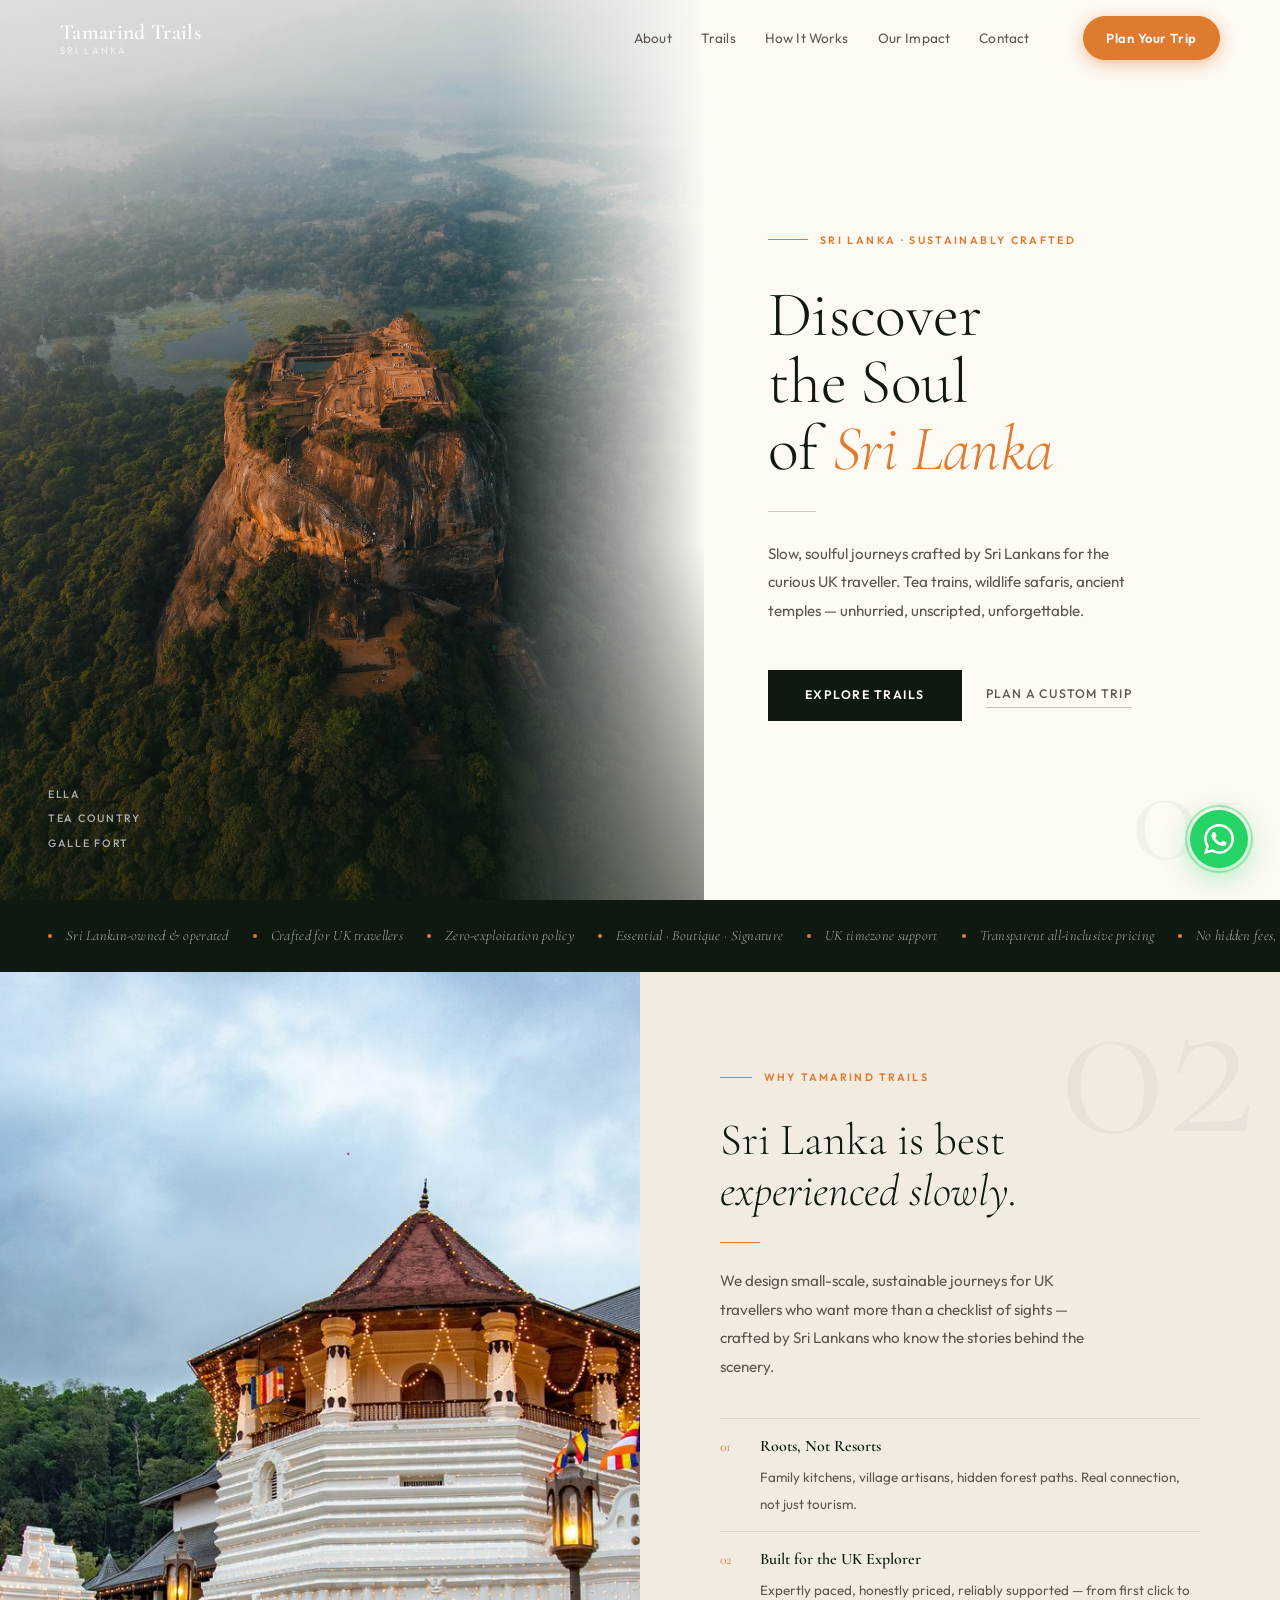
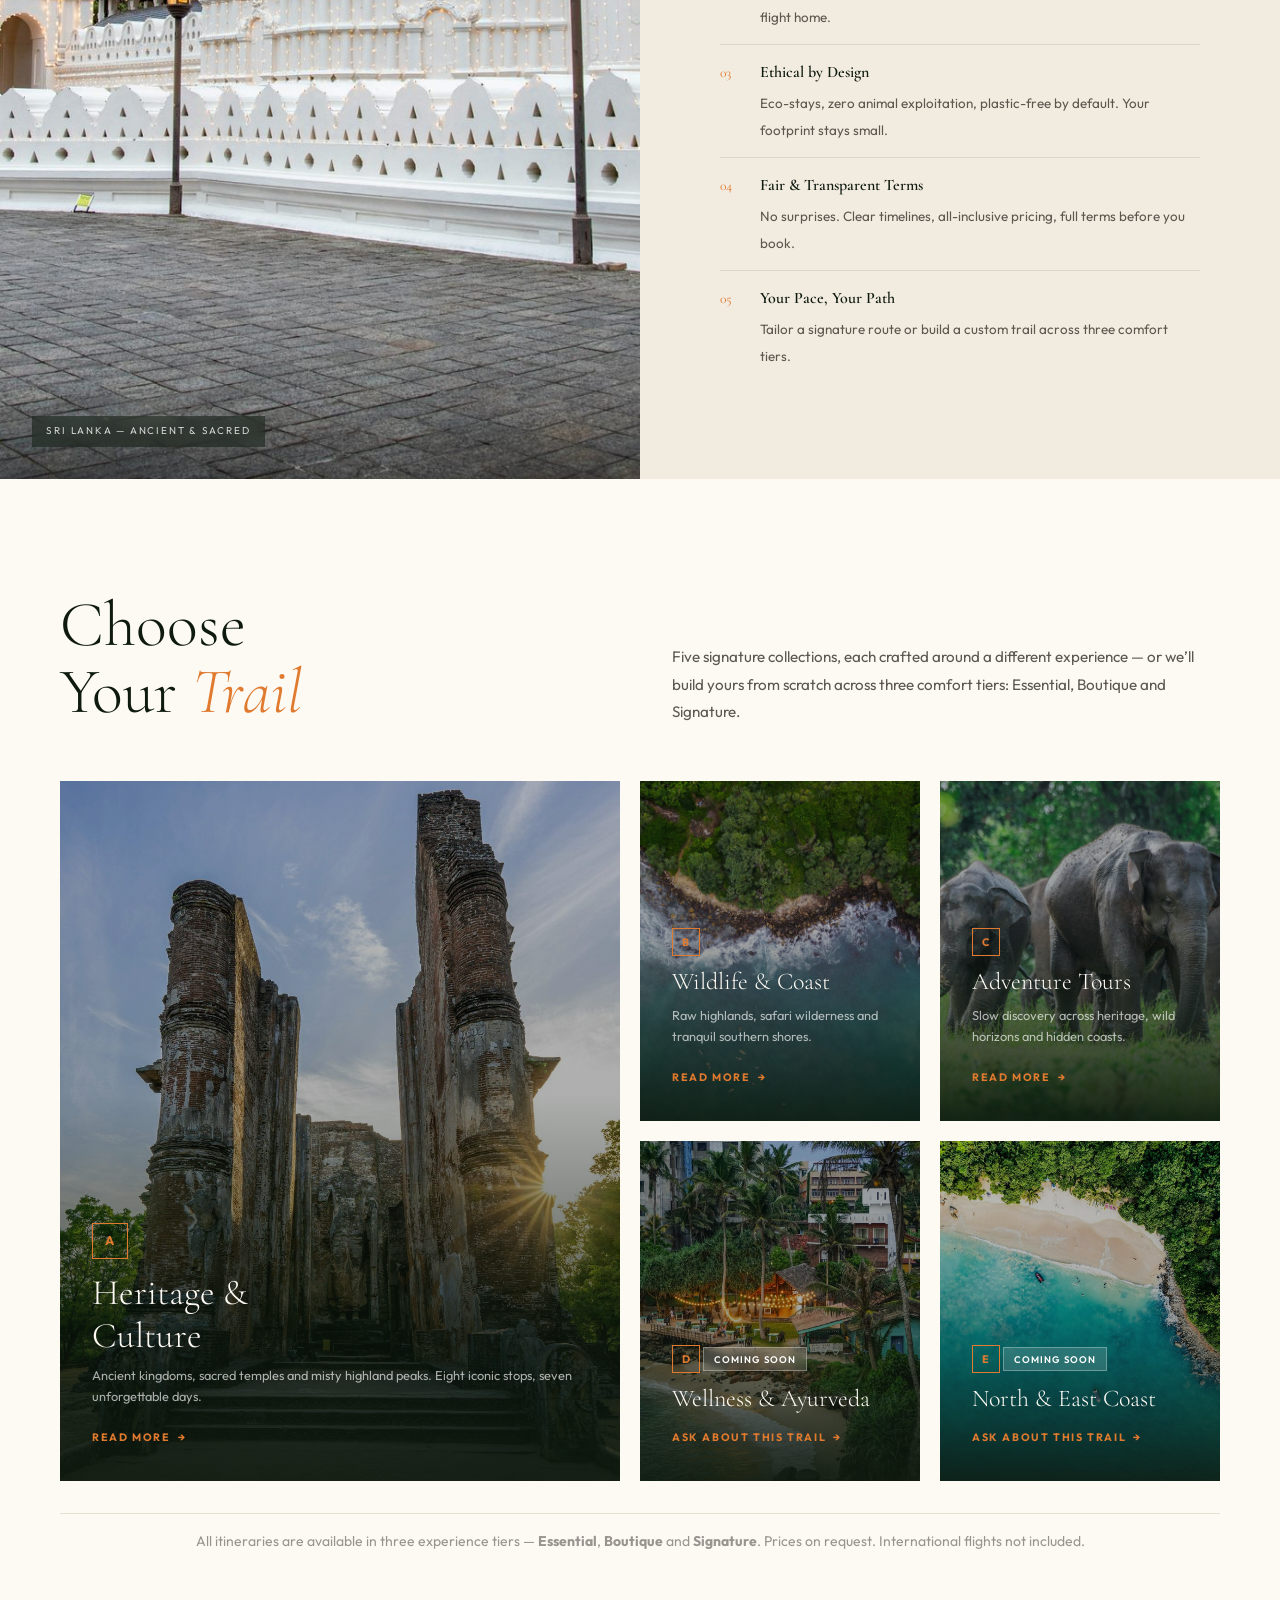
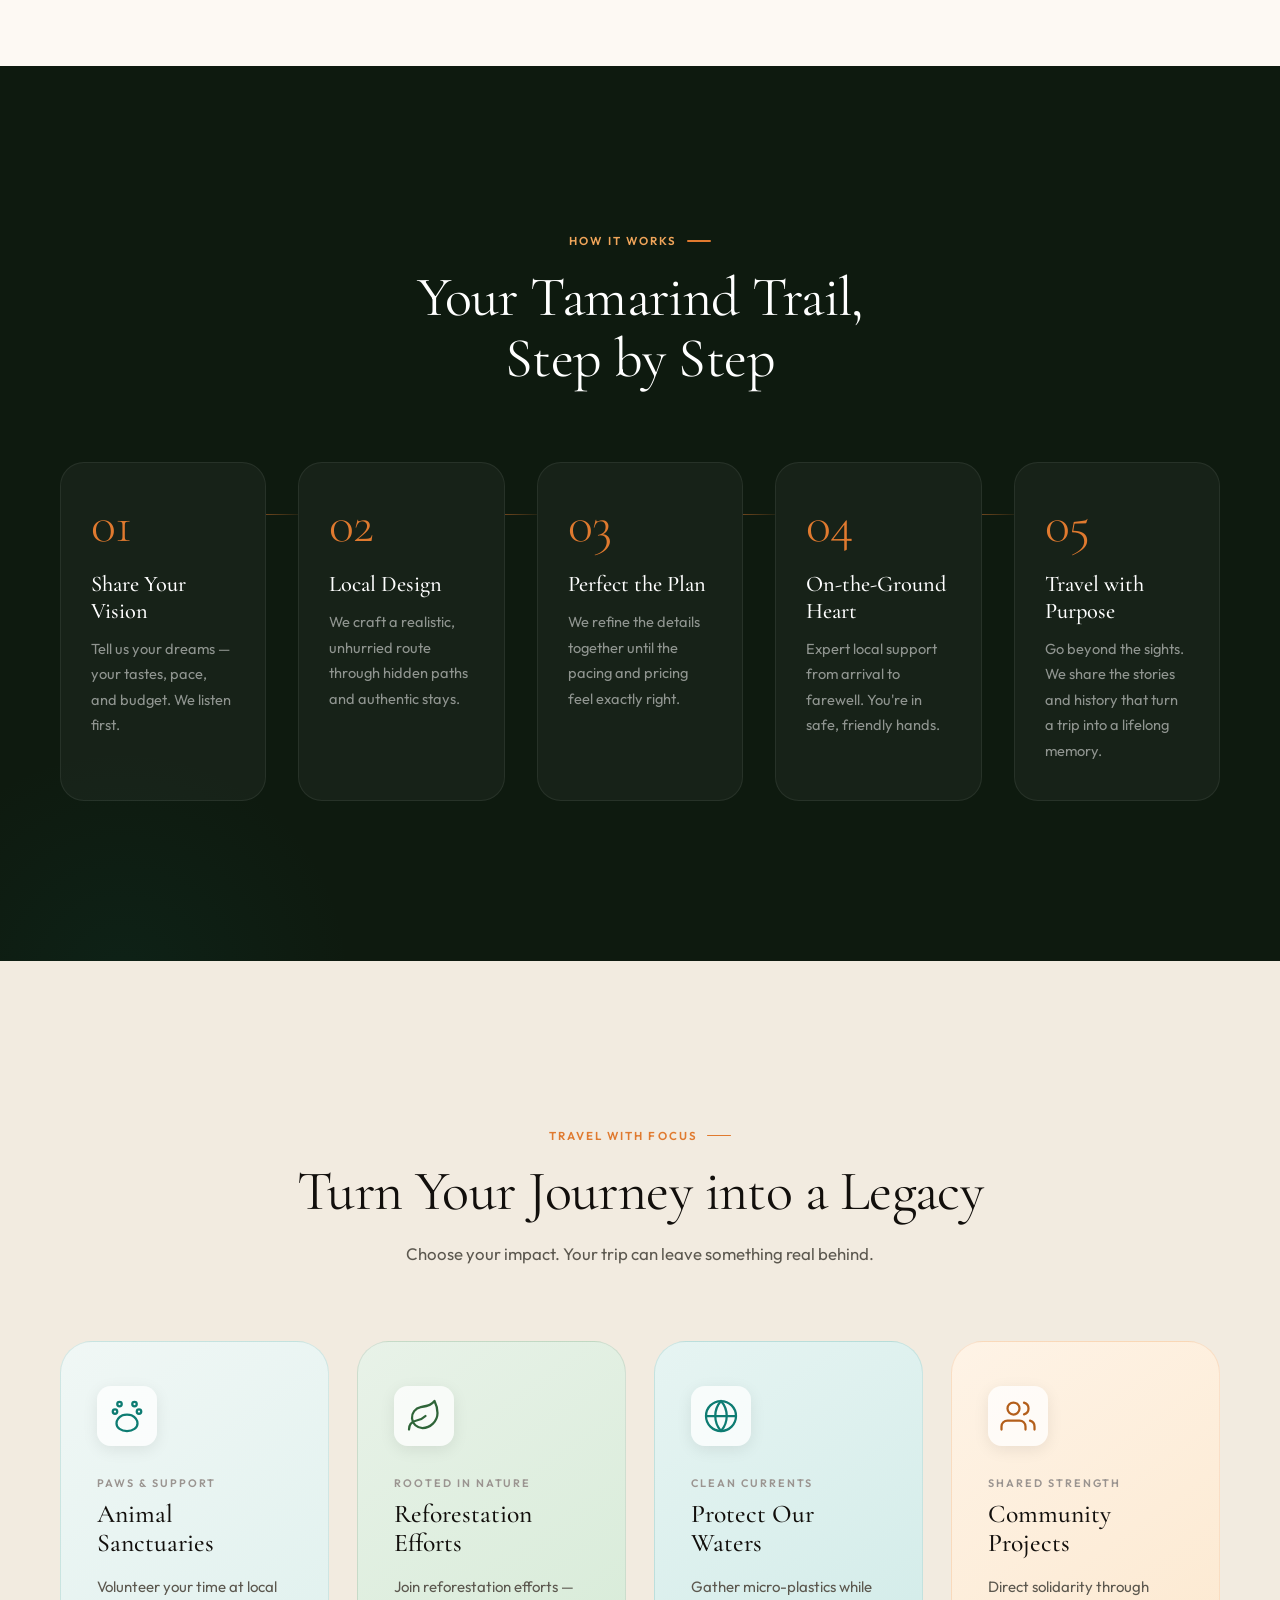
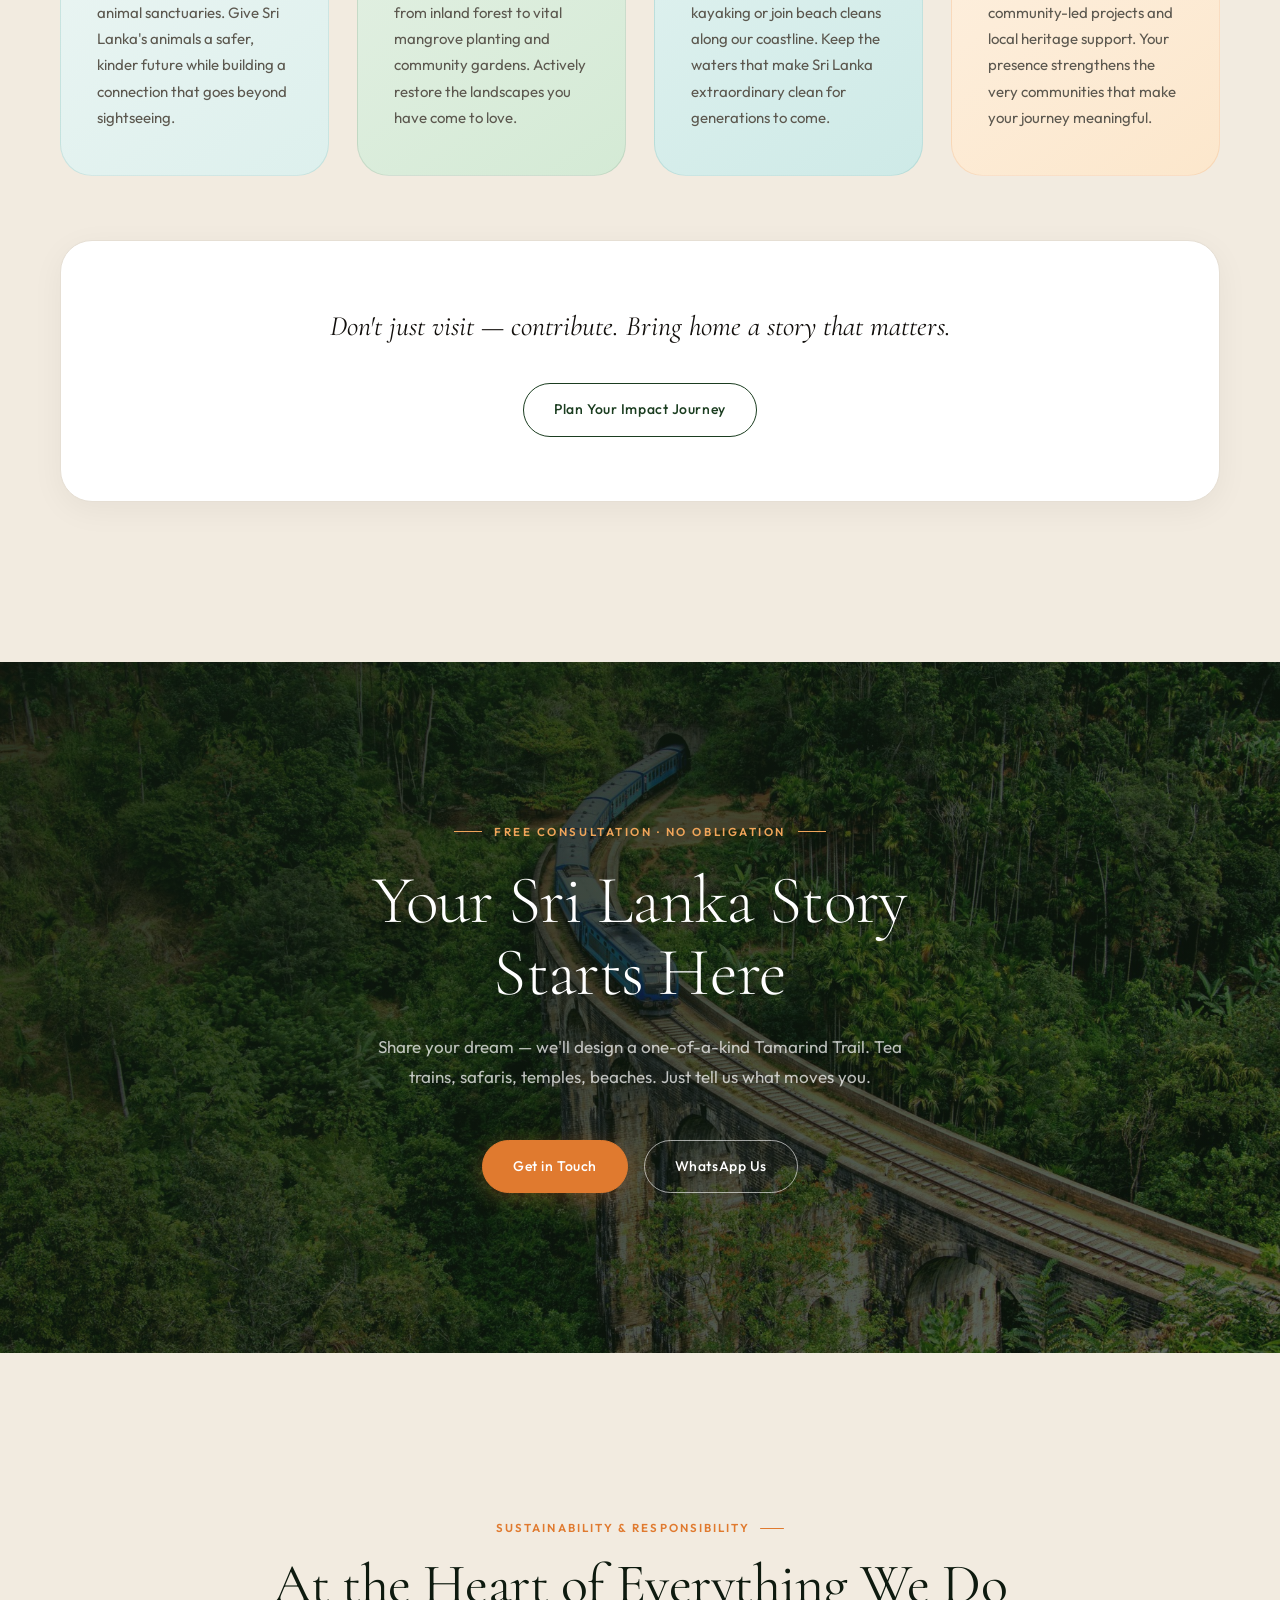
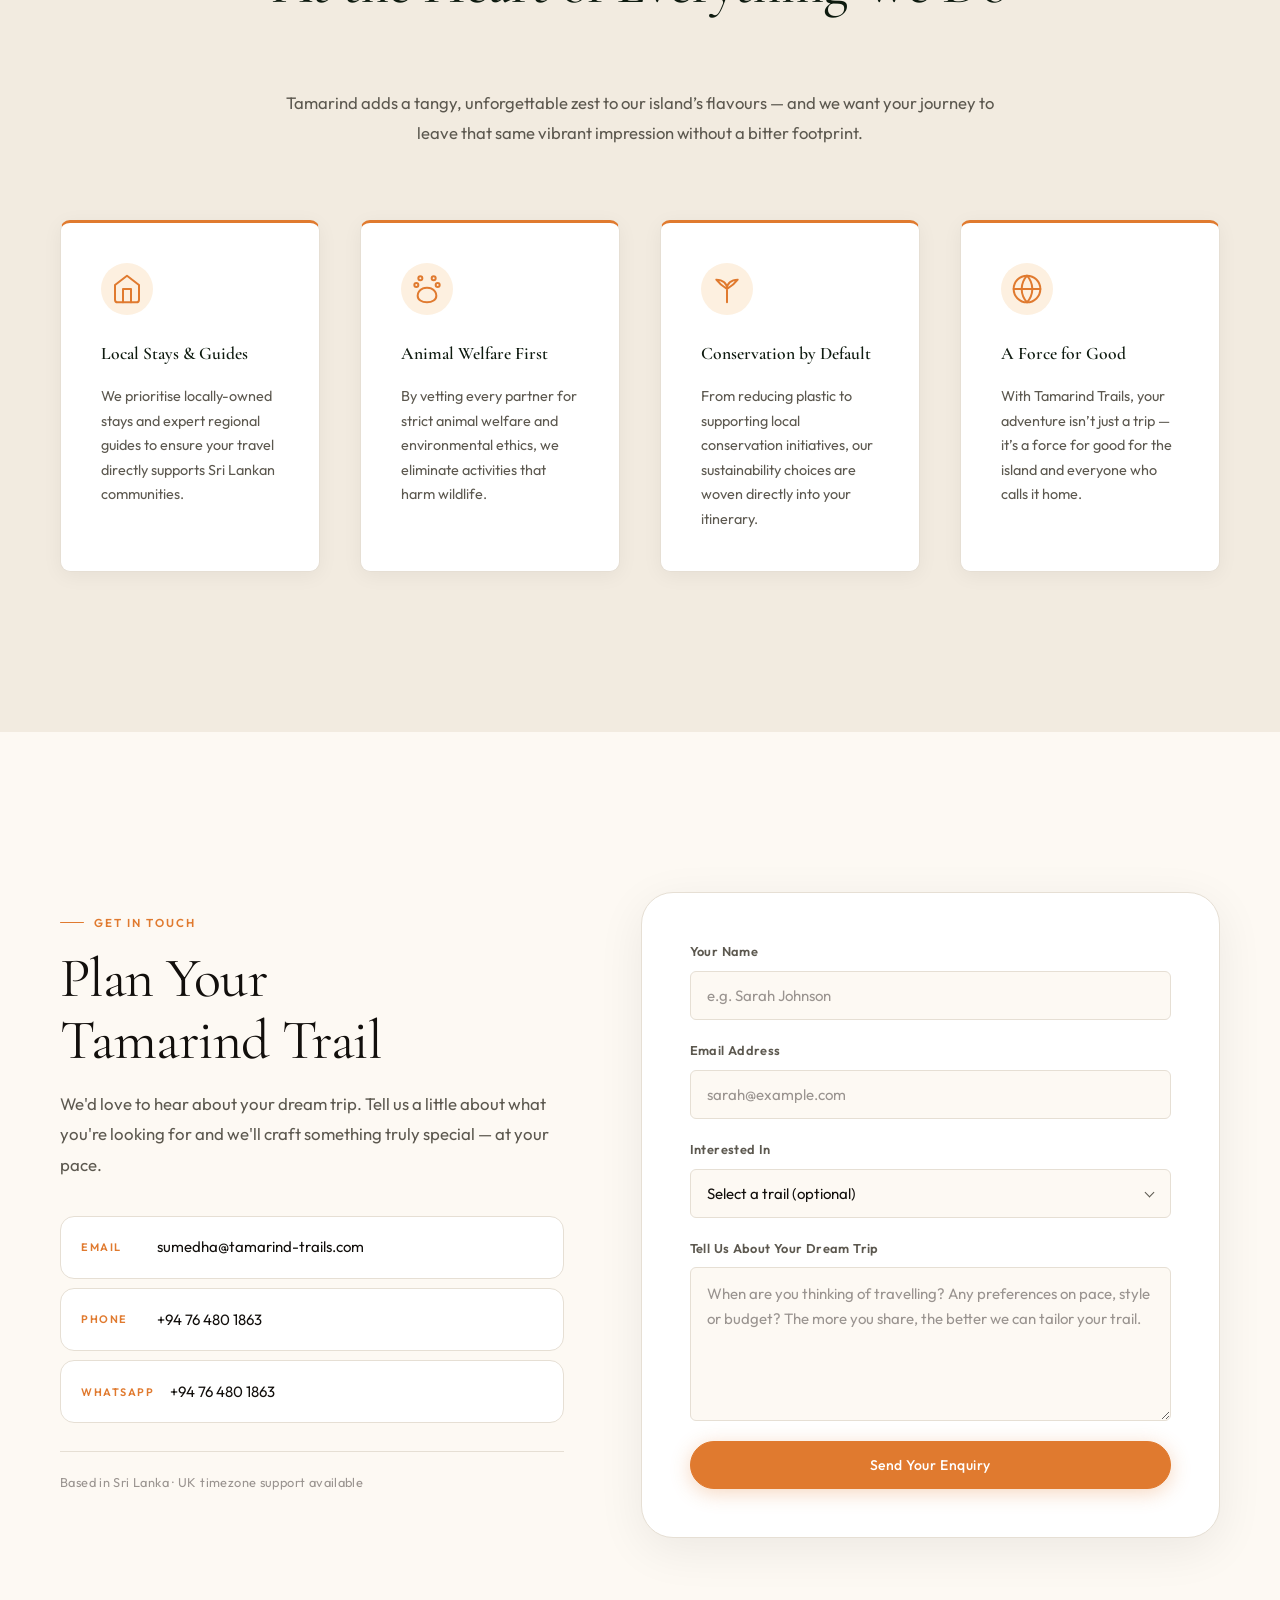
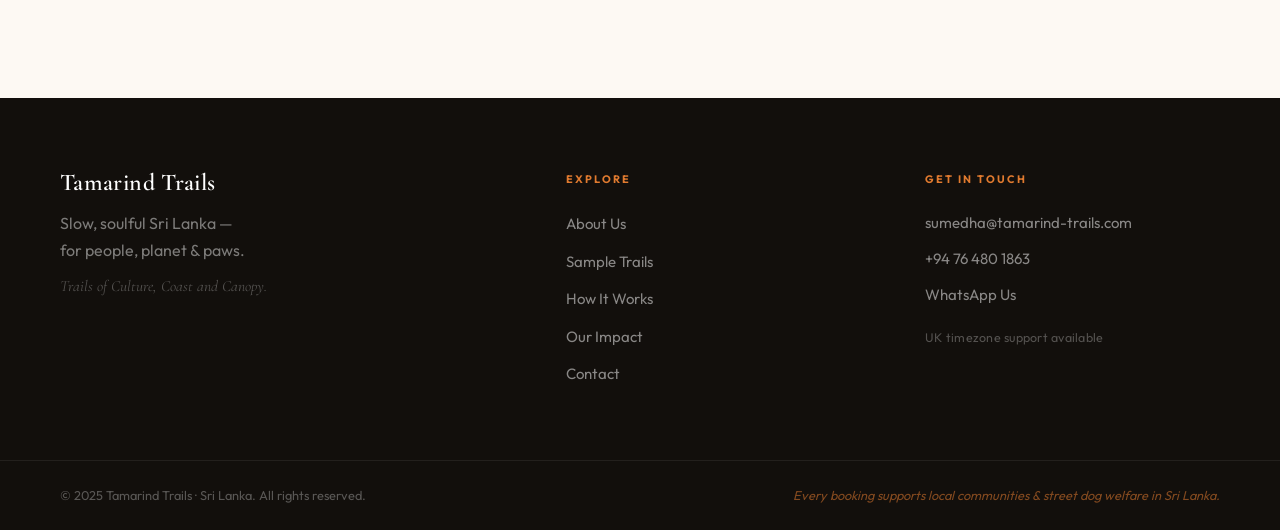
<file: index.html>
<!DOCTYPE html>
<html lang="en">
<head>
  <meta charset="UTF-8">
  <meta name="viewport" content="width=device-width, initial-scale=1.0">
  <title>Tamarind Trails | Slow, Soulful Sri Lanka</title>
  <meta name="description" content="Tamarind Trails creates slow, soulful journeys through Sri Lanka for curious UK travellers. Sustainable, Sri Lankan-owned eco travel — for people, planet & paws.">
  <meta name="keywords" content="Sri Lanka eco tours UK, sustainable Sri Lanka holidays, slow travel Sri Lanka, ethical wildlife Sri Lanka, boutique Sri Lanka itineraries">
  <meta property="og:title" content="Tamarind Trails | Slow, Soulful Sri Lanka">
  <meta property="og:description" content="Sustainable Sri Lanka journeys crafted by Sri Lankans, for UK travellers who care about culture, nature and the planet.">
  <meta property="og:type" content="website">
  <link rel="preconnect" href="https://fonts.googleapis.com">
  <link rel="preconnect" href="https://fonts.gstatic.com" crossorigin>
  <link href="https://fonts.googleapis.com/css2?family=Cormorant+Garamond:ital,wght@0,300;0,400;0,600;1,400&family=Outfit:wght@300;400;500;600&display=swap" rel="stylesheet">
  <link rel="stylesheet" href="styles.css">
</head>
<body>

  <!-- ===== HEADER ===== -->
  <header class="header header--split-nav" id="header">
    <nav class="nav">
      <a href="#home" class="logo">
        <span class="logo-name">Tamarind Trails</span>
        <span class="logo-tag">Sri Lanka</span>
      </a>
      <ul class="nav-links">
        <li><a href="about.html">About</a></li>
        <li><a href="#trails">Trails</a></li>
        <li><a href="#how-it-works">How It Works</a></li>
        <li><a href="#impact">Our Impact</a></li>
        <li><a href="#contact">Contact</a></li>
      </ul>
      <a href="#contact" class="btn btn-nav">Plan Your Trip</a>
      <button class="nav-toggle" aria-label="Toggle menu">
        <span></span>
        <span></span>
        <span></span>
      </button>
    </nav>
  </header>

  <main>

    <!-- ===== HERO: Split Editorial ===== -->
    <section id="home" class="hero-split">
      <div class="hero-split-photo">
        <img
          src="assets/sigiriya-rock2.jpg"
          alt="Sigiriya rock fortress rising above the jungle canopy, Sri Lanka"
          loading="eager"
        >
        <div class="hero-split-photo-overlay"></div>
        <div class="hero-split-places" aria-hidden="true">
          <span class="hero-split-place">Ella</span>
          <span class="hero-split-place">Tea Country</span>
          <span class="hero-split-place">Galle Fort</span>
        </div>
      </div>
      <div class="hero-split-content">
        <p class="hero-split-eyebrow">Sri Lanka &middot; Sustainably Crafted</p>
        <h1 class="hero-split-title">
          Discover<br>the Soul<br>of <em>Sri Lanka</em>
        </h1>
        <div class="hero-split-divider"></div>
        <p class="hero-split-body">Slow, soulful journeys crafted by Sri Lankans for the curious UK traveller. Tea trains, wildlife safaris, ancient temples &mdash; unhurried, unscripted, unforgettable.</p>
        <div class="hero-split-actions">
          <a href="#trails" class="btn-split-primary">Explore Trails</a>
          <a href="#contact" class="btn-split-ghost">Plan a Custom Trip</a>
        </div>
        <div class="hero-split-watermark" aria-hidden="true">01</div>
      </div>
    </section>

    <!-- ===== EDITORIAL BAND ===== -->
    <div class="editorial-band" aria-hidden="true">
      <div class="editorial-band-item"><div class="editorial-band-dot"></div><span class="editorial-band-text">Sri Lankan-owned &amp; operated</span></div>
      <div class="editorial-band-item"><div class="editorial-band-dot"></div><span class="editorial-band-text">Crafted for UK travellers</span></div>
      <div class="editorial-band-item"><div class="editorial-band-dot"></div><span class="editorial-band-text">Zero-exploitation policy</span></div>
      <div class="editorial-band-item"><div class="editorial-band-dot"></div><span class="editorial-band-text">Essential &middot; Boutique &middot; Signature</span></div>
      <div class="editorial-band-item"><div class="editorial-band-dot"></div><span class="editorial-band-text">UK timezone support</span></div>
      <div class="editorial-band-item"><div class="editorial-band-dot"></div><span class="editorial-band-text">Transparent all-inclusive pricing</span></div>
      <div class="editorial-band-item"><div class="editorial-band-dot"></div><span class="editorial-band-text">No hidden fees, ever</span></div>
    </div>

    <!-- ===== ABOUT: Editorial Split ===== -->
    <section id="about" class="about-editorial">
      <div class="about-editorial-photo">
        <img
          src="assets/temple-of-tooth-relic.jpg"
          alt="Temple of the Tooth Relic, Kandy, Sri Lanka"
          loading="lazy"
        >
        <div class="about-editorial-caption">Sri Lanka &mdash; Ancient &amp; Sacred</div>
      </div>
      <div class="about-editorial-text">
        <div class="about-editorial-watermark" aria-hidden="true">02</div>
        <p class="about-editorial-eyebrow">Why Tamarind Trails</p>
        <h2 class="about-editorial-headline">Sri Lanka is best<br><em>experienced slowly.</em></h2>
        <div class="about-editorial-rule"></div>
        <p class="about-editorial-body">We design small-scale, sustainable journeys for UK travellers who want more than a checklist of sights &mdash; crafted by Sri Lankans who know the stories behind the scenery.</p>
        <div class="about-editorial-pillars">
          <div class="about-editorial-pillar">
            <span class="about-editorial-num">01</span>
            <div class="about-editorial-pillar-body">
              <strong>Roots, Not Resorts</strong>
              <span>Family kitchens, village artisans, hidden forest paths. Real connection, not just tourism.</span>
            </div>
          </div>
          <div class="about-editorial-pillar">
            <span class="about-editorial-num">02</span>
            <div class="about-editorial-pillar-body">
              <strong>Built for the UK Explorer</strong>
              <span>Expertly paced, honestly priced, reliably supported &mdash; from first click to flight home.</span>
            </div>
          </div>
          <div class="about-editorial-pillar">
            <span class="about-editorial-num">03</span>
            <div class="about-editorial-pillar-body">
              <strong>Ethical by Design</strong>
              <span>Eco-stays, zero animal exploitation, plastic-free by default. Your footprint stays small.</span>
            </div>
          </div>
          <div class="about-editorial-pillar">
            <span class="about-editorial-num">04</span>
            <div class="about-editorial-pillar-body">
              <strong>Fair &amp; Transparent Terms</strong>
              <span>No surprises. Clear timelines, all-inclusive pricing, full terms before you book.</span>
            </div>
          </div>
          <div class="about-editorial-pillar">
            <span class="about-editorial-num">05</span>
            <div class="about-editorial-pillar-body">
              <strong>Your Pace, Your Path</strong>
              <span>Tailor a signature route or build a custom trail across three comfort tiers.</span>
            </div>
          </div>
        </div>
      </div>
    </section>

    <!-- ===== SAMPLE ITINERARIES: Editorial Grid ===== -->
    <section id="trails" class="trails-editorial">
      <div class="container">
        <div class="trails-editorial-header">
          <h2 class="trails-editorial-title">Choose<br>Your <em>Trail</em></h2>
          <p class="trails-editorial-intro">Five signature collections, each crafted around a different experience &mdash; or we&rsquo;ll build yours from scratch across three comfort tiers: Essential, Boutique and Signature.</p>
        </div>
        <div class="trails-editorial-grid">

          <!-- A: Heritage & Culture — tall featured card -->
          <a href="itinerary-chronicles-heritage.html" class="trail-ed-card trail-ed-card--tall">
            <img src="assets/polonnaruwa-temple-complex.jpg" alt="Polonnaruwa temple complex, ancient capital, Sri Lanka" loading="lazy">
            <div class="trail-ed-overlay"></div>
            <div class="trail-ed-content">
              <div class="trail-ed-letter">A</div>
              <h3 class="trail-ed-title">Heritage &amp;<br>Culture</h3>
              <p class="trail-ed-desc">Ancient kingdoms, sacred temples and misty highland peaks. Eight iconic stops, seven unforgettable days.</p>
              <span class="trail-ed-link">Read More</span>
            </div>
          </a>

          <!-- B: Wildlife & Coast -->
          <a href="itinerary-wild-highlands.html" class="trail-ed-card">
            <img src="assets/hiriketiya-beach.jpg" alt="Hiriketiya beach, southern coast, Sri Lanka" loading="lazy">
            <div class="trail-ed-overlay"></div>
            <div class="trail-ed-content">
              <div class="trail-ed-letter">B</div>
              <h3 class="trail-ed-title">Wildlife &amp; Coast</h3>
              <p class="trail-ed-desc">Raw highlands, safari wilderness and tranquil southern shores.</p>
              <span class="trail-ed-link">Read More</span>
            </div>
          </a>

          <!-- C: Adventure Tours -->
          <a href="itinerary-silent-footstep.html" class="trail-ed-card">
            <img src="assets/minneriya-elephants.jpg" alt="Wild elephants at Minneriya National Park, Sri Lanka" loading="lazy">
            <div class="trail-ed-overlay"></div>
            <div class="trail-ed-content">
              <div class="trail-ed-letter">C</div>
              <h3 class="trail-ed-title">Adventure Tours</h3>
              <p class="trail-ed-desc">Slow discovery across heritage, wild horizons and hidden coasts.</p>
              <span class="trail-ed-link">Read More</span>
            </div>
          </a>

          <!-- D: Wellness & Ayurveda -->
          <a href="#contact" class="trail-ed-card">
            <img src="assets/coconut-tree-hill-mirissa.jpg" alt="Coconut tree hill, Mirissa, Sri Lanka" loading="lazy">
            <div class="trail-ed-overlay"></div>
            <div class="trail-ed-content">
              <div class="trail-ed-letter">D</div>
              <div class="trail-ed-badge">Coming Soon</div>
              <h3 class="trail-ed-title">Wellness &amp; Ayurveda</h3>
              <span class="trail-ed-link">Ask About This Trail</span>
            </div>
          </a>

          <!-- E: North & East Coast -->
          <a href="#contact" class="trail-ed-card">
            <img src="assets/jungle-beach.jpg" alt="Jungle beach, North and East Coast, Sri Lanka" loading="lazy">
            <div class="trail-ed-overlay"></div>
            <div class="trail-ed-content">
              <div class="trail-ed-letter">E</div>
              <div class="trail-ed-badge">Coming Soon</div>
              <h3 class="trail-ed-title">North &amp; East Coast</h3>
              <span class="trail-ed-link">Ask About This Trail</span>
            </div>
          </a>

        </div>
        <p class="trails-editorial-footnote">All itineraries are available in three experience tiers &mdash; <strong>Essential</strong>, <strong>Boutique</strong> and <strong>Signature</strong>. Prices on request. International flights not included.</p>
      </div>
    </section>

    <!-- ===== HOW IT WORKS ===== -->
    <section id="how-it-works" class="how-it-works">
      <div class="container">
        <div class="section-header center-header">
          <span class="section-label label-light">How It Works</span>
          <h2 class="section-title">Your Tamarind Trail,<br>Step by Step</h2>
        </div>
        <div class="steps">
          <div class="step reveal-up" style="--d:0s">
            <div class="step-num">01</div>
            <h3>Share Your Vision</h3>
            <p>Tell us your dreams &mdash; your tastes, pace, and budget. We listen first.</p>
          </div>
          <div class="step-line" aria-hidden="true"></div>
          <div class="step reveal-up" style="--d:0.1s">
            <div class="step-num">02</div>
            <h3>Local Design</h3>
            <p>We craft a realistic, unhurried route through hidden paths and authentic stays.</p>
          </div>
          <div class="step-line" aria-hidden="true"></div>
          <div class="step reveal-up" style="--d:0.2s">
            <div class="step-num">03</div>
            <h3>Perfect the Plan</h3>
            <p>We refine the details together until the pacing and pricing feel exactly right.</p>
          </div>
          <div class="step-line" aria-hidden="true"></div>
          <div class="step reveal-up" style="--d:0.3s">
            <div class="step-num">04</div>
            <h3>On-the-Ground Heart</h3>
            <p>Expert local support from arrival to farewell. You're in safe, friendly hands.</p>
          </div>
          <div class="step-line" aria-hidden="true"></div>
          <div class="step reveal-up" style="--d:0.4s">
            <div class="step-num">05</div>
            <h3>Travel with Purpose</h3>
            <p>Go beyond the sights. We share the stories and history that turn a trip into a lifelong memory.</p>
          </div>
        </div>
      </div>
    </section>

    <!-- ===== TRAVEL WITH FOCUS ===== -->
    <section id="impact" class="impact">
      <div class="container">
        <div class="section-header center-header">
          <span class="section-label">Travel with Focus</span>
          <h2 class="section-title">Turn Your Journey into a Legacy</h2>
          <p class="section-subtitle">Choose your impact. Your trip can leave something real behind.</p>
        </div>
        <div class="impact-grid">
          <div class="impact-card impact-paws reveal-up" style="--d:0s">
            <div class="impact-icon">
              <svg width="36" height="36" viewBox="0 0 24 24" fill="none" stroke="currentColor" stroke-width="1.5" stroke-linecap="round" stroke-linejoin="round" aria-hidden="true"><circle cx="7" cy="4" r="1.5"/><circle cx="17" cy="4" r="1.5"/><circle cx="4" cy="9" r="1.5"/><circle cx="20" cy="9" r="1.5"/><path d="M12 22c-4 0-7-2-7-5 0-2.5 2-4.5 4-5.5 1-0.5 2-0.5 3-0.5s2 0 3 .5c2 1 4 3 4 5.5 0 3-3 5-7 5z"/></svg>
            </div>
            <h3>Paws &amp; Support</h3>
            <h4>Animal Sanctuaries</h4>
            <p>Volunteer your time at local animal sanctuaries. Give Sri Lanka's animals a safer, kinder future while building a connection that goes beyond sightseeing.</p>
          </div>
          <div class="impact-card impact-planet reveal-up" style="--d:0.1s">
            <div class="impact-icon">
              <svg width="36" height="36" viewBox="0 0 24 24" fill="none" stroke="currentColor" stroke-width="1.5" stroke-linecap="round" stroke-linejoin="round" aria-hidden="true"><path d="M11 20A7 7 0 0 1 9.8 6.1C15.5 5 17 4.48 19 2c1 2 2 4.18 2 8 0 5.5-4.78 10-10 10z"/><path d="M2 21c0-3 1.85-5.36 5.08-6C9.5 14.52 12 13 13 12"/></svg>
            </div>
            <h3>Rooted in Nature</h3>
            <h4>Reforestation Efforts</h4>
            <p>Join reforestation efforts &mdash; from inland forest to vital mangrove planting and community gardens. Actively restore the landscapes you have come to love.</p>
          </div>
          <div class="impact-card impact-water reveal-up" style="--d:0.2s">
            <div class="impact-icon">
              <svg width="36" height="36" viewBox="0 0 24 24" fill="none" stroke="currentColor" stroke-width="1.5" stroke-linecap="round" stroke-linejoin="round" aria-hidden="true"><path d="M12 2C6.48 2 2 6.48 2 12s4.48 10 10 10 10-4.48 10-10S17.52 2 12 2z"/><path d="M2 12h20M12 2a15 15 0 0 1 0 20M12 2a15 15 0 0 0 0 20"/></svg>
            </div>
            <h3>Clean Currents</h3>
            <h4>Protect Our Waters</h4>
            <p>Gather micro-plastics while kayaking or join beach cleans along our coastline. Keep the waters that make Sri Lanka extraordinary clean for generations to come.</p>
          </div>
          <div class="impact-card impact-people reveal-up" style="--d:0.3s">
            <div class="impact-icon">
              <svg width="36" height="36" viewBox="0 0 24 24" fill="none" stroke="currentColor" stroke-width="1.5" stroke-linecap="round" stroke-linejoin="round" aria-hidden="true"><path d="M17 21v-2a4 4 0 0 0-4-4H5a4 4 0 0 0-4 4v2"/><circle cx="9" cy="7" r="4"/><path d="M23 21v-2a4 4 0 0 0-3-3.87"/><path d="M16 3.13a4 4 0 0 1 0 7.75"/></svg>
            </div>
            <h3>Shared Strength</h3>
            <h4>Community Projects</h4>
            <p>Direct solidarity through community-led projects and local heritage support. Your presence strengthens the very communities that make your journey meaningful.</p>
          </div>
        </div>
        <blockquote class="impact-quote reveal-up" style="--d:0.4s">
          <p>Don't just visit &mdash; contribute. Bring home a story that matters.</p>
          <a href="#contact" class="btn btn-secondary-dark">Plan Your Impact Journey</a>
        </blockquote>
      </div>
    </section>

    <!-- ===== FULL-BLEED CTA ===== -->
    <section class="cta-full">
      <div class="cta-full-media">
        <img
          src="assets/nine-arch-bridge.jpg"
          alt="Nine Arches Bridge, Ella, surrounded by jungle, Sri Lanka"
          loading="lazy"
        >
        <div class="cta-full-overlay"></div>
      </div>
      <div class="cta-full-content reveal-up" style="--d:0s">
        <p class="cta-eyebrow">Free consultation &middot; No obligation</p>
        <h2 class="cta-title">Your Sri Lanka Story<br>Starts Here</h2>
        <p class="cta-body">Share your dream &mdash; we'll design a one-of-a-kind Tamarind Trail. Tea trains, safaris, temples, beaches. Just tell us what moves you.</p>
        <div class="cta-actions">
          <a href="#contact" class="btn btn-primary">Get in Touch</a>
          <a href="https://wa.me/94764801863" class="btn btn-outline-white" target="_blank" rel="noopener noreferrer">WhatsApp Us</a>
        </div>
      </div>
    </section>

    <!-- ===== SUSTAINABILITY ===== -->
    <section id="sustainability" class="sustainability">
      <div class="container">
        <div class="section-header center-header">
          <span class="section-label">Sustainability &amp; Responsibility</span>
          <h2 class="section-title">At the Heart of Everything We Do</h2>
        </div>
        <div class="sustain-body reveal-up" style="--d:0s">
          <p class="sustain-lead">Tamarind adds a tangy, unforgettable zest to our island&rsquo;s flavours &mdash; and we want your journey to leave that same vibrant impression without a bitter footprint.</p>
          <div class="sustain-pillars">
            <div class="sustain-pillar reveal-up" style="--d:0.05s">
              <div class="sustain-icon">
                <svg width="32" height="32" viewBox="0 0 24 24" fill="none" stroke="currentColor" stroke-width="1.5" stroke-linecap="round" stroke-linejoin="round" aria-hidden="true"><path d="M3 9l9-7 9 7v11a2 2 0 0 1-2 2H5a2 2 0 0 1-2-2z"/><polyline points="9 22 9 12 15 12 15 22"/></svg>
              </div>
              <h4>Local Stays &amp; Guides</h4>
              <p>We prioritise locally-owned stays and expert regional guides to ensure your travel directly supports Sri Lankan communities.</p>
            </div>
            <div class="sustain-pillar reveal-up" style="--d:0.1s">
              <div class="sustain-icon">
                <svg width="32" height="32" viewBox="0 0 24 24" fill="none" stroke="currentColor" stroke-width="1.5" stroke-linecap="round" stroke-linejoin="round" aria-hidden="true"><circle cx="7" cy="4" r="1.5"/><circle cx="17" cy="4" r="1.5"/><circle cx="4" cy="9" r="1.5"/><circle cx="20" cy="9" r="1.5"/><path d="M12 22c-4 0-7-2-7-5 0-2.5 2-4.5 4-5.5 1-0.5 2-0.5 3-0.5s2 0 3 .5c2 1 4 3 4 5.5 0 3-3 5-7 5z"/></svg>
              </div>
              <h4>Animal Welfare First</h4>
              <p>By vetting every partner for strict animal welfare and environmental ethics, we eliminate activities that harm wildlife.</p>
            </div>
            <div class="sustain-pillar reveal-up" style="--d:0.15s">
              <div class="sustain-icon">
                <svg width="32" height="32" viewBox="0 0 24 24" fill="none" stroke="currentColor" stroke-width="1.5" stroke-linecap="round" stroke-linejoin="round" aria-hidden="true"><path d="M12 22V12M12 12C12 12 7 9 4 5c5 0 8 3 8 7zM12 12c0 0 5-3 8-7-5 0-8 3-8 7z"/></svg>
              </div>
              <h4>Conservation by Default</h4>
              <p>From reducing plastic to supporting local conservation initiatives, our sustainability choices are woven directly into your itinerary.</p>
            </div>
            <div class="sustain-pillar reveal-up" style="--d:0.2s">
              <div class="sustain-icon">
                <svg width="32" height="32" viewBox="0 0 24 24" fill="none" stroke="currentColor" stroke-width="1.5" stroke-linecap="round" stroke-linejoin="round" aria-hidden="true"><path d="M12 2a10 10 0 1 0 0 20A10 10 0 0 0 12 2z"/><path d="M2 12h20M12 2a15.3 15.3 0 0 1 4 10 15.3 15.3 0 0 1-4 10A15.3 15.3 0 0 1 8 12a15.3 15.3 0 0 1 4-10z"/></svg>
              </div>
              <h4>A Force for Good</h4>
              <p>With Tamarind Trails, your adventure isn&rsquo;t just a trip &mdash; it&rsquo;s a force for good for the island and everyone who calls it home.</p>
            </div>
          </div>
        </div>
      </div>
    </section>

    <!-- ===== CONTACT ===== -->
    <section id="contact" class="contact">
      <div class="container contact-inner">
        <div class="contact-info reveal-left">
          <span class="section-label">Get in Touch</span>
          <h2 class="section-title">Plan Your<br>Tamarind Trail</h2>
          <p class="body-text">We'd love to hear about your dream trip. Tell us a little about what you're looking for and we'll craft something truly special &mdash; at your pace.</p>
          <div class="contact-methods">
            <a href="mailto:sumedha@tamarind-trails.com" class="contact-method">
              <span class="cm-label">Email</span>
              <span class="cm-value">sumedha@tamarind-trails.com</span>
            </a>
            <a href="tel:+94764801863" class="contact-method">
              <span class="cm-label">Phone</span>
              <span class="cm-value">+94 76 480 1863</span>
            </a>
            <a href="https://wa.me/94764801863" class="contact-method" target="_blank" rel="noopener noreferrer">
              <span class="cm-label">WhatsApp</span>
              <span class="cm-value">+94 76 480 1863</span>
            </a>
          </div>
          <p class="contact-timezone">Based in Sri Lanka &middot; UK timezone support available</p>
        </div>
        <div class="contact-form-col reveal-right">
          <form class="contact-form" id="contactForm" novalidate>
            <div class="form-row">
              <label for="name">Your Name</label>
              <input type="text" id="name" name="name" placeholder="e.g. Sarah Johnson" required autocomplete="name">
            </div>
            <div class="form-row">
              <label for="email">Email Address</label>
              <input type="email" id="email" name="email" placeholder="sarah@example.com" required autocomplete="email">
            </div>
            <div class="form-row">
              <label for="trail">Interested In</label>
              <div class="select-wrap">
                <select id="trail" name="trail">
                  <option value="">Select a trail (optional)</option>
                  <option value="A — Heritage &amp; Culture">A &mdash; Heritage &amp; Culture</option>
                  <option value="A1 — Chronicles of Heritage &amp; Emerald Peaks (7 Days)">A1 &mdash; Chronicles of Heritage &amp; Emerald Peaks (7 Days)</option>
                  <option value="B — Wildlife &amp; Coast">B &mdash; Wildlife &amp; Coast</option>
                  <option value="B1 — The Wild Highlands &amp; East Coast Loop (7 Days)">B1 &mdash; Wild Highlands &amp; East Coast Loop (7 Days)</option>
                  <option value="C — Adventure Tours">C &mdash; Adventure Tours</option>
                  <option value="C1 — The Silent Footstep (14 Days)">C1 &mdash; The Silent Footstep (14 Days)</option>
                  <option value="D — Wellness &amp; Ayurveda Retreat">D &mdash; Wellness &amp; Ayurveda Retreat</option>
                  <option value="E — North &amp; East Coast">E &mdash; North &amp; East Coast</option>
                  <option value="Custom Itinerary">Custom Itinerary</option>
                </select>
              </div>
            </div>
            <div class="form-row">
              <label for="message">Tell Us About Your Dream Trip</label>
              <textarea id="message" name="message" rows="5" placeholder="When are you thinking of travelling? Any preferences on pace, style or budget? The more you share, the better we can tailor your trail." required></textarea>
            </div>
            <button type="submit" class="btn btn-primary btn-full" id="formSubmit">Send Your Enquiry</button>
            <div class="form-success" id="formSuccess" aria-live="polite" hidden>
              <div class="form-success-icon">✓</div>
              <p class="form-success-title">Thank you for your enquiry!</p>
              <p class="form-success-body">We'll be in touch within 24 hours to start planning your Tamarind Trail.<br>For urgent queries, email us at <a href="mailto:sumedha@tamarind-trails.com">sumedha@tamarind-trails.com</a></p>
            </div>
          </form>
        </div>
      </div>
    </section>

  </main>

  <!-- ===== FOOTER ===== -->
  <footer class="footer">
    <div class="container footer-grid">
      <div class="footer-brand">
        <a href="#home" class="logo footer-logo">Tamarind Trails</a>
        <p class="footer-tagline">Slow, soulful Sri Lanka &mdash;<br>for people, planet &amp; paws.</p>
        <p class="footer-secondary-tagline"><em>Trails of Culture, Coast and Canopy.</em></p>
      </div>
      <div class="footer-nav">
        <h4>Explore</h4>
        <ul>
          <li><a href="about.html">About Us</a></li>
          <li><a href="#trails">Sample Trails</a></li>
          <li><a href="#how-it-works">How It Works</a></li>
          <li><a href="#impact">Our Impact</a></li>
          <li><a href="#contact">Contact</a></li>
        </ul>
      </div>
      <div class="footer-contact">
        <h4>Get in Touch</h4>
        <a href="mailto:sumedha@tamarind-trails.com">sumedha@tamarind-trails.com</a>
        <a href="tel:+94764801863">+94 76 480 1863</a>
        <a href="https://wa.me/94764801863" target="_blank" rel="noopener noreferrer">WhatsApp Us</a>
        <p class="footer-tz">UK timezone support available</p>
      </div>
    </div>
    <div class="footer-bottom">
      <div class="container footer-bottom-inner">
        <p>&copy; 2025 Tamarind Trails &middot; Sri Lanka. All rights reserved.</p>
        <p class="footer-impact">Every booking supports local communities &amp; street dog welfare in Sri Lanka.</p>
      </div>
    </div>
  </footer>

  <!-- WhatsApp Floating Button -->
  <a href="https://wa.me/94764801863" class="wa-float" target="_blank" rel="noopener noreferrer" aria-label="Chat on WhatsApp">
    <svg viewBox="0 0 24 24" fill="currentColor" aria-hidden="true">
      <path d="M17.472 14.382c-.297-.149-1.758-.867-2.03-.967-.273-.099-.471-.148-.67.15-.197.297-.767.966-.94 1.164-.173.199-.347.223-.644.075-.297-.15-1.255-.463-2.39-1.475-.883-.788-1.48-1.761-1.653-2.059-.173-.297-.018-.458.13-.606.134-.133.298-.347.446-.52.149-.174.198-.298.298-.497.099-.198.05-.371-.025-.52-.075-.149-.669-1.612-.916-2.207-.242-.579-.487-.5-.669-.51-.173-.008-.371-.01-.57-.01-.198 0-.52.074-.792.372-.272.297-1.04 1.016-1.04 2.479 0 1.462 1.065 2.875 1.213 3.074.149.198 2.096 3.2 5.077 4.487.709.306 1.262.489 1.694.625.712.227 1.36.195 1.871.118.571-.085 1.758-.719 2.006-1.413.248-.694.248-1.289.173-1.413-.074-.124-.272-.198-.57-.347m-5.421 7.403h-.004a9.87 9.87 0 0 1-5.031-1.378l-.361-.214-3.741.982.998-3.648-.235-.374a9.86 9.86 0 0 1-1.51-5.26c.001-5.45 4.436-9.884 9.888-9.884 2.64 0 5.122 1.03 6.988 2.898a9.825 9.825 0 0 1 2.893 6.994c-.003 5.45-4.437 9.884-9.885 9.884m8.413-18.297A11.815 11.815 0 0 0 12.05 0C5.495 0 .16 5.335.157 11.892c0 2.096.547 4.142 1.588 5.945L.057 24l6.305-1.654a11.882 11.882 0 0 0 5.683 1.448h.005c6.554 0 11.89-5.335 11.893-11.893a11.821 11.821 0 0 0-3.48-8.413z"/>
    </svg>
  </a>

  <script src="script.js"></script>
</body>
</html>
</file>
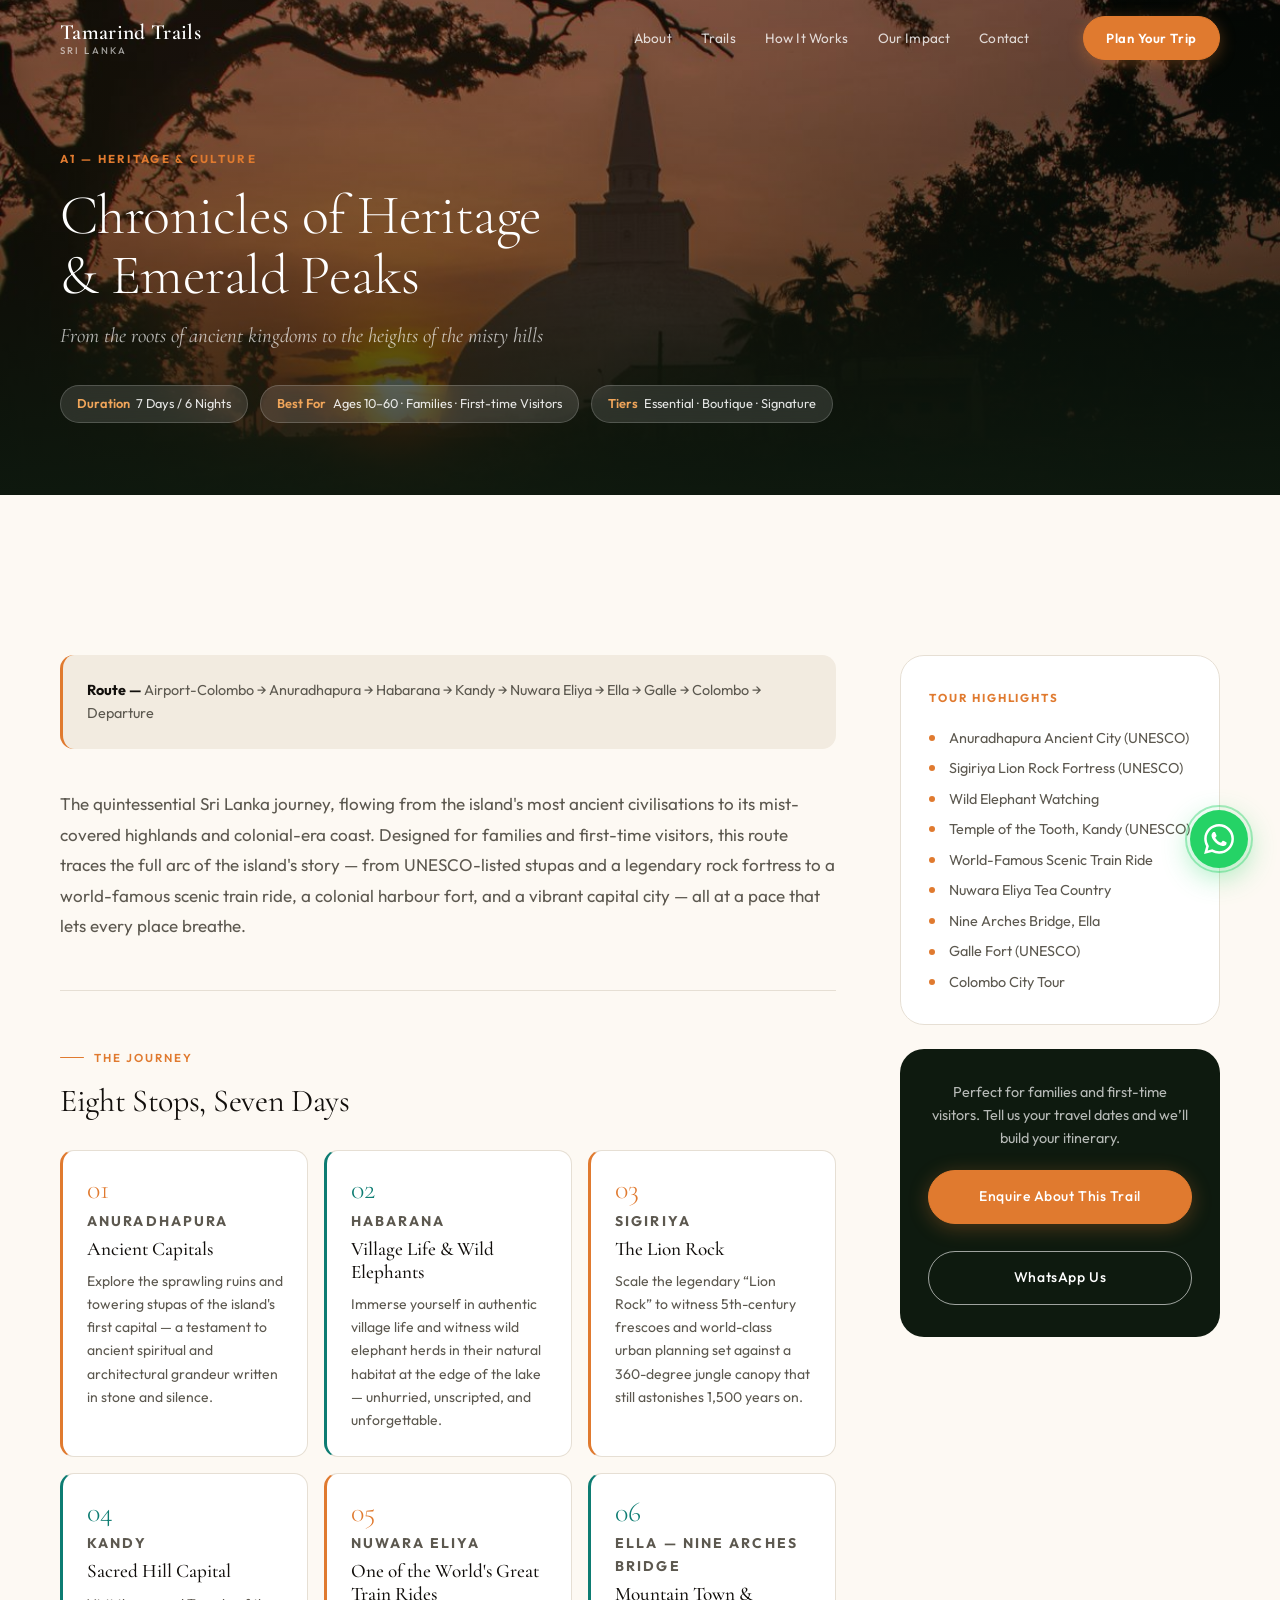
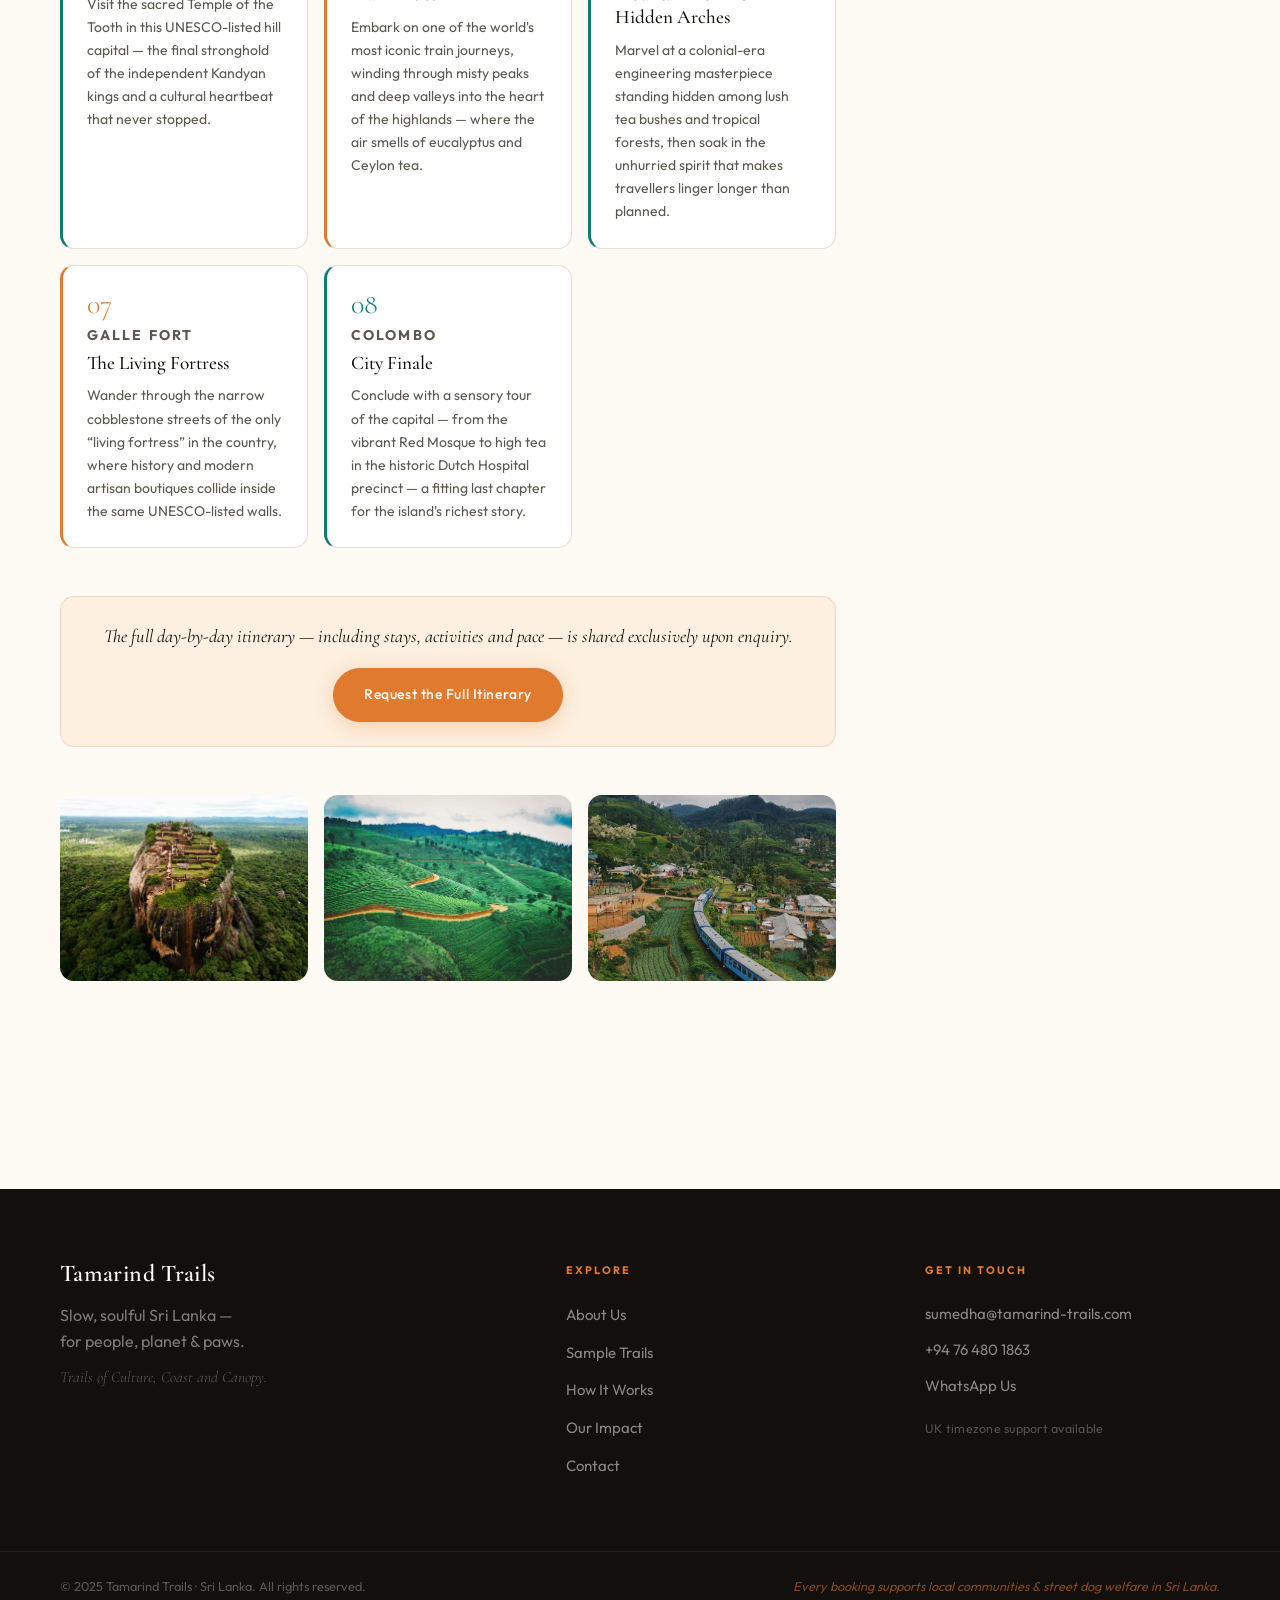
<file: itinerary-chronicles-heritage.html>
<!DOCTYPE html>
<html lang="en">
<head>
  <meta charset="UTF-8">
  <meta name="viewport" content="width=device-width, initial-scale=1.0">
  <title>Chronicles of Heritage &amp; Emerald Peaks — 7 Days | Tamarind Trails Sri Lanka</title>
  <meta name="description" content="A 7-day journey through Sri Lanka's ancient Cultural Triangle, misty highlands, Ella and Galle Fort. Perfect for families and first-time visitors. Crafted by Tamarind Trails.">
  <link rel="preconnect" href="https://fonts.googleapis.com">
  <link rel="preconnect" href="https://fonts.gstatic.com" crossorigin>
  <link href="https://fonts.googleapis.com/css2?family=Cormorant+Garamond:ital,wght@0,300;0,400;0,600;1,400&family=Outfit:wght@300;400;500;600&display=swap" rel="stylesheet">
  <link rel="stylesheet" href="styles.css">
</head>
<body>

  <header class="header" id="header">
    <nav class="nav">
      <a href="index.html" class="logo">
        <span class="logo-name">Tamarind Trails</span>
        <span class="logo-tag">Sri Lanka</span>
      </a>
      <ul class="nav-links">
        <li><a href="index.html#about">About</a></li>
        <li><a href="index.html#trails">Trails</a></li>
        <li><a href="index.html#how-it-works">How It Works</a></li>
        <li><a href="index.html#impact">Our Impact</a></li>
        <li><a href="index.html#contact">Contact</a></li>
      </ul>
      <a href="index.html#contact" class="btn btn-nav">Plan Your Trip</a>
      <button class="nav-toggle" aria-label="Toggle menu">
        <span></span><span></span><span></span>
      </button>
    </nav>
  </header>

  <main>

    <section class="itin-hero">
      <div class="itin-hero-media">
        <img
          src="assets/anuradhapura-stupa.jpg"
          alt="Sacred stupa at Anuradhapura, ancient capital, Sri Lanka"
          loading="eager"
        >
        <div class="itin-hero-overlay"></div>
      </div>
      <div class="itin-hero-content container">
        <p class="itin-category-label">A1 &mdash; Heritage &amp; Culture</p>
        <h1 class="itin-title">Chronicles of Heritage<br>&amp; Emerald Peaks</h1>
        <p class="itin-subtitle">From the roots of ancient kingdoms to the heights of the misty hills</p>
        <div class="itin-meta-bar">
          <span class="itin-meta-pill"><strong>Duration</strong> 7 Days / 6 Nights</span>
          <span class="itin-meta-pill"><strong>Best For</strong> Ages 10&ndash;60 &middot; Families &middot; First-time Visitors</span>
          <span class="itin-meta-pill"><strong>Tiers</strong> Essential &middot; Boutique &middot; Signature</span>
        </div>
      </div>
    </section>

    <section class="itin-body">
      <div class="container itin-layout">

        <div class="itin-main">

          <div class="itin-route">
            <strong>Route &mdash;</strong> Airport-Colombo &rarr; Anuradhapura &rarr; Habarana &rarr; Kandy &rarr; Nuwara Eliya &rarr; Ella &rarr; Galle &rarr; Colombo &rarr; Departure
          </div>

          <div class="itin-overview reveal-up" style="--d:0s">
            <p>The quintessential Sri Lanka journey, flowing from the island's most ancient civilisations to its mist-covered highlands and colonial-era coast. Designed for families and first-time visitors, this route traces the full arc of the island's story &mdash; from UNESCO-listed stupas and a legendary rock fortress to a world-famous scenic train ride, a colonial harbour fort, and a vibrant capital city &mdash; all at a pace that lets every place breathe.</p>
          </div>

          <div class="section-header" style="margin-bottom:2rem;">
            <span class="section-label">The Journey</span>
            <h2 class="section-title" style="font-size:clamp(1.5rem,3vw,2rem);">Eight Stops, Seven Days</h2>
          </div>

          <div class="itin-arc reveal-up" style="--d:0.1s">

            <div class="arc-leg">
              <div class="arc-num">01</div>
              <p class="arc-location">Anuradhapura</p>
              <h4>Ancient Capitals</h4>
              <p>Explore the sprawling ruins and towering stupas of the island's first capital &mdash; a testament to ancient spiritual and architectural grandeur written in stone and silence.</p>
            </div>

            <div class="arc-leg">
              <div class="arc-num">02</div>
              <p class="arc-location">Habarana</p>
              <h4>Village Life &amp; Wild Elephants</h4>
              <p>Immerse yourself in authentic village life and witness wild elephant herds in their natural habitat at the edge of the lake &mdash; unhurried, unscripted, and unforgettable.</p>
            </div>

            <div class="arc-leg">
              <div class="arc-num">03</div>
              <p class="arc-location">Sigiriya</p>
              <h4>The Lion Rock</h4>
              <p>Scale the legendary &ldquo;Lion Rock&rdquo; to witness 5th-century frescoes and world-class urban planning set against a 360-degree jungle canopy that still astonishes 1,500 years on.</p>
            </div>

            <div class="arc-leg">
              <div class="arc-num">04</div>
              <p class="arc-location">Kandy</p>
              <h4>Sacred Hill Capital</h4>
              <p>Visit the sacred Temple of the Tooth in this UNESCO-listed hill capital &mdash; the final stronghold of the independent Kandyan kings and a cultural heartbeat that never stopped.</p>
            </div>

            <div class="arc-leg">
              <div class="arc-num">05</div>
              <p class="arc-location">Nuwara Eliya</p>
              <h4>One of the World's Great Train Rides</h4>
              <p>Embark on one of the world's most iconic train journeys, winding through misty peaks and deep valleys into the heart of the highlands &mdash; where the air smells of eucalyptus and Ceylon tea.</p>
            </div>

            <div class="arc-leg">
              <div class="arc-num">06</div>
              <p class="arc-location">Ella &mdash; Nine Arches Bridge</p>
              <h4>Mountain Town &amp; Hidden Arches</h4>
              <p>Marvel at a colonial-era engineering masterpiece standing hidden among lush tea bushes and tropical forests, then soak in the unhurried spirit that makes travellers linger longer than planned.</p>
            </div>

            <div class="arc-leg">
              <div class="arc-num">07</div>
              <p class="arc-location">Galle Fort</p>
              <h4>The Living Fortress</h4>
              <p>Wander through the narrow cobblestone streets of the only &ldquo;living fortress&rdquo; in the country, where history and modern artisan boutiques collide inside the same UNESCO-listed walls.</p>
            </div>

            <div class="arc-leg">
              <div class="arc-num">08</div>
              <p class="arc-location">Colombo</p>
              <h4>City Finale</h4>
              <p>Conclude with a sensory tour of the capital &mdash; from the vibrant Red Mosque to high tea in the historic Dutch Hospital precinct &mdash; a fitting last chapter for the island's richest story.</p>
            </div>

          </div>

          <div class="itin-enquire-nudge reveal-up" style="--d:0.2s">
            <p>The full day-by-day itinerary &mdash; including stays, activities and pace &mdash; is shared exclusively upon enquiry.</p>
            <a href="index.html#contact" class="btn btn-primary">Request the Full Itinerary</a>
          </div>

          <div class="itin-photos reveal-up" style="--d:0.25s">
            <div class="itin-photo">
              <img
                src="assets/sigiriya-rock.jpg"
                alt="Sigiriya rock fortress, Cultural Triangle, Sri Lanka"
                loading="lazy"
              >
            </div>
            <div class="itin-photo">
              <img
                src="assets/tea-estate.jpg"
                alt="Misty tea estate, hill country, Sri Lanka"
                loading="lazy"
              >
            </div>
            <div class="itin-photo">
              <img
                src="assets/hill-country-train.jpg"
                alt="Scenic train winding through Sri Lanka's hill country"
                loading="lazy"
              >
            </div>
          </div>

        </div>

        <aside class="itin-sidebar">
          <div class="itin-highlights-box reveal-up" style="--d:0.05s">
            <h4>Tour Highlights</h4>
            <ul>
              <li>Anuradhapura Ancient City (UNESCO)</li>
              <li>Sigiriya Lion Rock Fortress (UNESCO)</li>
              <li>Wild Elephant Watching</li>
              <li>Temple of the Tooth, Kandy (UNESCO)</li>
              <li>World-Famous Scenic Train Ride</li>
              <li>Nuwara Eliya Tea Country</li>
              <li>Nine Arches Bridge, Ella</li>
              <li>Galle Fort (UNESCO)</li>
              <li>Colombo City Tour</li>
            </ul>
          </div>
          <div class="itin-cta-box reveal-up" style="--d:0.1s">
            <p>Perfect for families and first-time visitors. Tell us your travel dates and we&rsquo;ll build your itinerary.</p>
            <a href="index.html#contact" class="btn btn-primary">Enquire About This Trail</a>
            <br><br>
            <a href="https://wa.me/94764801863" class="btn btn-outline-white" target="_blank" rel="noopener noreferrer">WhatsApp Us</a>
          </div>
        </aside>

      </div>
    </section>

  </main>

  <footer class="footer">
    <div class="container footer-grid">
      <div class="footer-brand">
        <a href="index.html" class="logo footer-logo">Tamarind Trails</a>
        <p class="footer-tagline">Slow, soulful Sri Lanka &mdash;<br>for people, planet &amp; paws.</p>
        <p class="footer-secondary-tagline"><em>Trails of Culture, Coast and Canopy.</em></p>
      </div>
      <div class="footer-nav">
        <h4>Explore</h4>
        <ul>
          <li><a href="index.html#about">About Us</a></li>
          <li><a href="index.html#trails">Sample Trails</a></li>
          <li><a href="index.html#how-it-works">How It Works</a></li>
          <li><a href="index.html#impact">Our Impact</a></li>
          <li><a href="index.html#contact">Contact</a></li>
        </ul>
      </div>
      <div class="footer-contact">
        <h4>Get in Touch</h4>
        <a href="mailto:sumedha@tamarind-trails.com">sumedha@tamarind-trails.com</a>
        <a href="tel:+94764801863">+94 76 480 1863</a>
        <a href="https://wa.me/94764801863" target="_blank" rel="noopener noreferrer">WhatsApp Us</a>
        <p class="footer-tz">UK timezone support available</p>
      </div>
    </div>
    <div class="footer-bottom">
      <div class="container footer-bottom-inner">
        <p>&copy; 2025 Tamarind Trails &middot; Sri Lanka. All rights reserved.</p>
        <p class="footer-impact">Every booking supports local communities &amp; street dog welfare in Sri Lanka.</p>
      </div>
    </div>
  </footer>

  <a href="https://wa.me/94764801863" class="wa-float" target="_blank" rel="noopener noreferrer" aria-label="Chat on WhatsApp">
    <svg viewBox="0 0 24 24" fill="currentColor" aria-hidden="true"><path d="M17.472 14.382c-.297-.149-1.758-.867-2.03-.967-.273-.099-.471-.148-.67.15-.197.297-.767.966-.94 1.164-.173.199-.347.223-.644.075-.297-.15-1.255-.463-2.39-1.475-.883-.788-1.48-1.761-1.653-2.059-.173-.297-.018-.458.13-.606.134-.133.298-.347.446-.52.149-.174.198-.298.298-.497.099-.198.05-.371-.025-.52-.075-.149-.669-1.612-.916-2.207-.242-.579-.487-.5-.669-.51-.173-.008-.371-.01-.57-.01-.198 0-.52.074-.792.372-.272.297-1.04 1.016-1.04 2.479 0 1.462 1.065 2.875 1.213 3.074.149.198 2.096 3.2 5.077 4.487.709.306 1.262.489 1.694.625.712.227 1.36.195 1.871.118.571-.085 1.758-.719 2.006-1.413.248-.694.248-1.289.173-1.413-.074-.124-.272-.198-.57-.347m-5.421 7.403h-.004a9.87 9.87 0 0 1-5.031-1.378l-.361-.214-3.741.982.998-3.648-.235-.374a9.86 9.86 0 0 1-1.51-5.26c.001-5.45 4.436-9.884 9.888-9.884 2.64 0 5.122 1.03 6.988 2.898a9.825 9.825 0 0 1 2.893 6.994c-.003 5.45-4.437 9.884-9.885 9.884m8.413-18.297A11.815 11.815 0 0 0 12.05 0C5.495 0 .16 5.335.157 11.892c0 2.096.547 4.142 1.588 5.945L.057 24l6.305-1.654a11.882 11.882 0 0 0 5.683 1.448h.005c6.554 0 11.89-5.335 11.893-11.893a11.821 11.821 0 0 0-3.48-8.413z"/></svg>
  </a>

  <script src="script.js"></script>
</body>
</html>
</file>
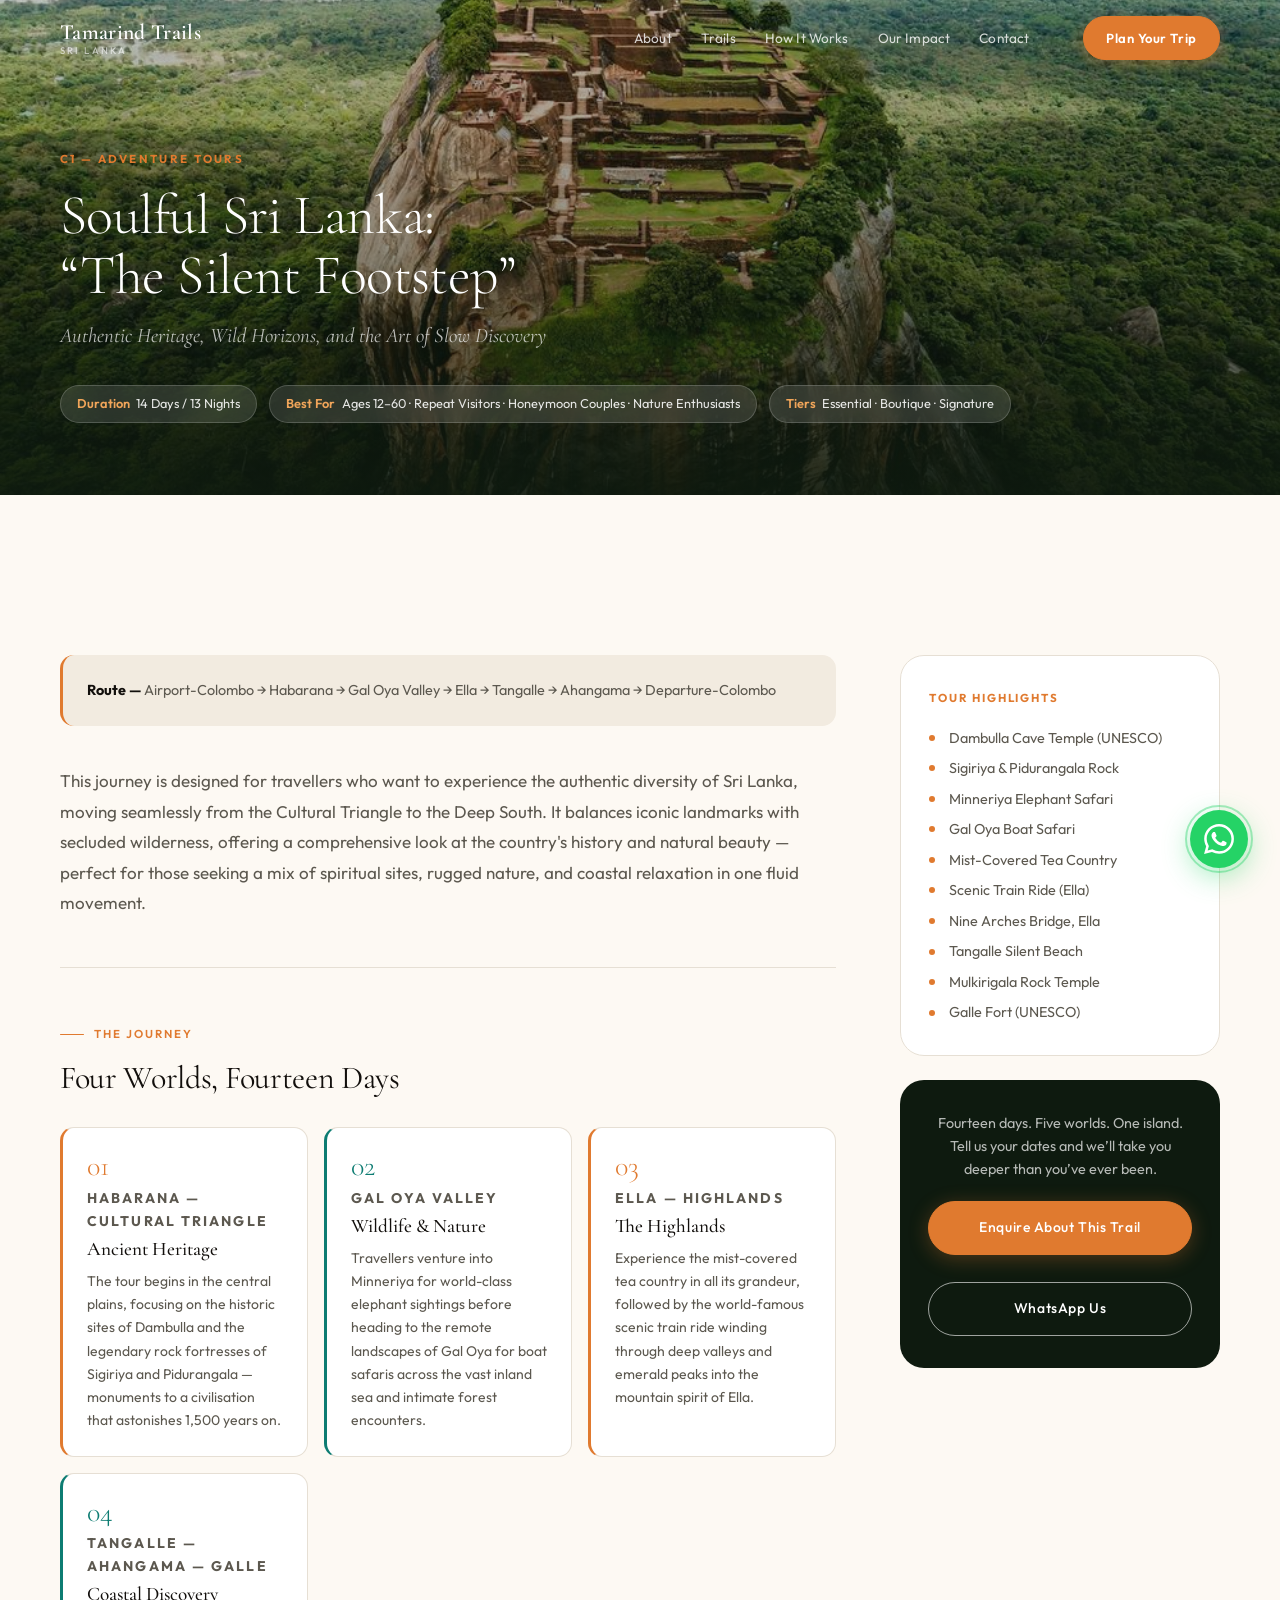
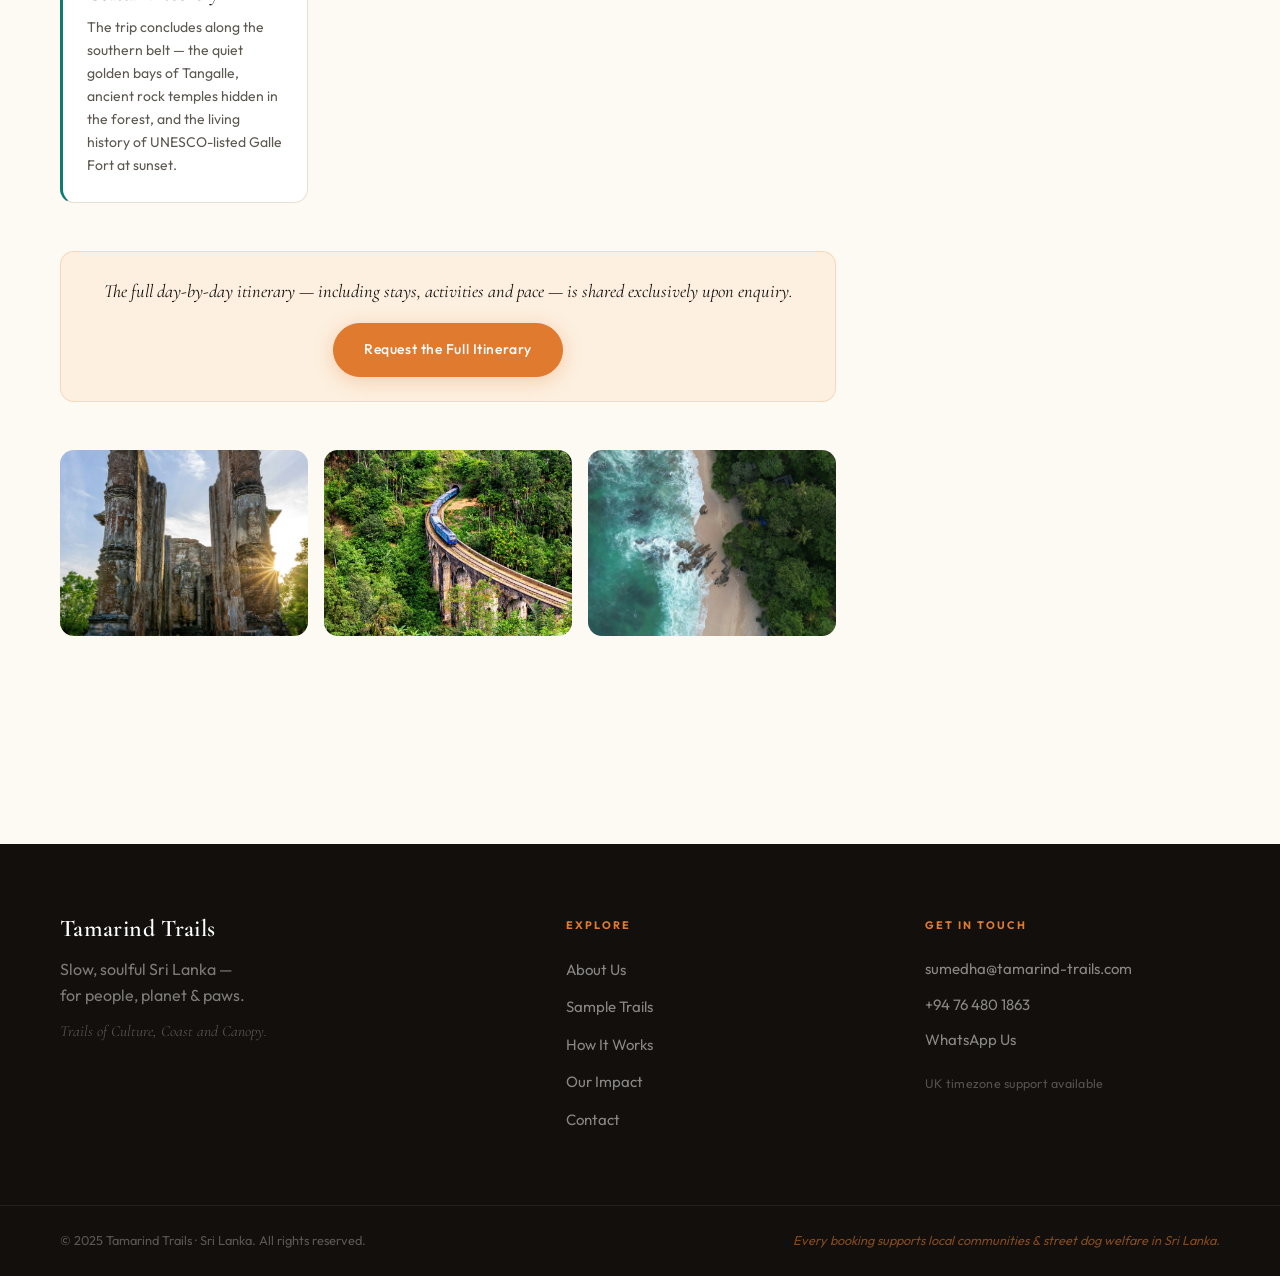
<file: itinerary-silent-footstep.html>
<!DOCTYPE html>
<html lang="en">
<head>
  <meta charset="UTF-8">
  <meta name="viewport" content="width=device-width, initial-scale=1.0">
  <title>The Silent Footstep — 14 Days | Tamarind Trails Sri Lanka</title>
  <meta name="description" content="A 14-day slow-discovery adventure across Sri Lanka's Cultural Triangle, Gal Oya wilderness, highland tea trails and the southern coast. Crafted by Tamarind Trails.">
  <link rel="preconnect" href="https://fonts.googleapis.com">
  <link rel="preconnect" href="https://fonts.gstatic.com" crossorigin>
  <link href="https://fonts.googleapis.com/css2?family=Cormorant+Garamond:ital,wght@0,300;0,400;0,600;1,400&family=Outfit:wght@300;400;500;600&display=swap" rel="stylesheet">
  <link rel="stylesheet" href="styles.css">
</head>
<body>

  <header class="header" id="header">
    <nav class="nav">
      <a href="index.html" class="logo">
        <span class="logo-name">Tamarind Trails</span>
        <span class="logo-tag">Sri Lanka</span>
      </a>
      <ul class="nav-links">
        <li><a href="index.html#about">About</a></li>
        <li><a href="index.html#trails">Trails</a></li>
        <li><a href="index.html#how-it-works">How It Works</a></li>
        <li><a href="index.html#impact">Our Impact</a></li>
        <li><a href="index.html#contact">Contact</a></li>
      </ul>
      <a href="index.html#contact" class="btn btn-nav">Plan Your Trip</a>
      <button class="nav-toggle" aria-label="Toggle menu">
        <span></span><span></span><span></span>
      </button>
    </nav>
  </header>

  <main>

    <section class="itin-hero">
      <div class="itin-hero-media">
        <img
          src="assets/sigiriya-rock.jpg"
          alt="Sigiriya rock fortress, Sri Lanka"
          loading="eager"
        >
        <div class="itin-hero-overlay"></div>
      </div>
      <div class="itin-hero-content container">
        <p class="itin-category-label">C1 &mdash; Adventure Tours</p>
        <h1 class="itin-title">Soulful Sri Lanka:<br>&ldquo;The Silent Footstep&rdquo;</h1>
        <p class="itin-subtitle">Authentic Heritage, Wild Horizons, and the Art of Slow Discovery</p>
        <div class="itin-meta-bar">
          <span class="itin-meta-pill"><strong>Duration</strong> 14 Days / 13 Nights</span>
          <span class="itin-meta-pill"><strong>Best For</strong> Ages 12&ndash;60 &middot; Repeat Visitors &middot; Honeymoon Couples &middot; Nature Enthusiasts</span>
          <span class="itin-meta-pill"><strong>Tiers</strong> Essential &middot; Boutique &middot; Signature</span>
        </div>
      </div>
    </section>

    <section class="itin-body">
      <div class="container itin-layout">

        <div class="itin-main">

          <div class="itin-route">
            <strong>Route &mdash;</strong> Airport-Colombo &rarr; Habarana &rarr; Gal Oya Valley &rarr; Ella &rarr; Tangalle &rarr; Ahangama &rarr; Departure-Colombo
          </div>

          <div class="itin-overview reveal-up" style="--d:0s">
            <p>This journey is designed for travellers who want to experience the authentic diversity of Sri Lanka, moving seamlessly from the Cultural Triangle to the Deep South. It balances iconic landmarks with secluded wilderness, offering a comprehensive look at the country's history and natural beauty &mdash; perfect for those seeking a mix of spiritual sites, rugged nature, and coastal relaxation in one fluid movement.</p>
          </div>

          <div class="section-header" style="margin-bottom:2rem;">
            <span class="section-label">The Journey</span>
            <h2 class="section-title" style="font-size:clamp(1.5rem,3vw,2rem);">Four Worlds, Fourteen Days</h2>
          </div>

          <div class="itin-arc reveal-up" style="--d:0.1s">

            <div class="arc-leg">
              <div class="arc-num">01</div>
              <p class="arc-location">Habarana &mdash; Cultural Triangle</p>
              <h4>Ancient Heritage</h4>
              <p>The tour begins in the central plains, focusing on the historic sites of Dambulla and the legendary rock fortresses of Sigiriya and Pidurangala &mdash; monuments to a civilisation that astonishes 1,500 years on.</p>
            </div>

            <div class="arc-leg">
              <div class="arc-num">02</div>
              <p class="arc-location">Gal Oya Valley</p>
              <h4>Wildlife &amp; Nature</h4>
              <p>Travellers venture into Minneriya for world-class elephant sightings before heading to the remote landscapes of Gal Oya for boat safaris across the vast inland sea and intimate forest encounters.</p>
            </div>

            <div class="arc-leg">
              <div class="arc-num">03</div>
              <p class="arc-location">Ella &mdash; Highlands</p>
              <h4>The Highlands</h4>
              <p>Experience the mist-covered tea country in all its grandeur, followed by the world-famous scenic train ride winding through deep valleys and emerald peaks into the mountain spirit of Ella.</p>
            </div>

            <div class="arc-leg">
              <div class="arc-num">04</div>
              <p class="arc-location">Tangalle &mdash; Ahangama &mdash; Galle</p>
              <h4>Coastal Discovery</h4>
              <p>The trip concludes along the southern belt &mdash; the quiet golden bays of Tangalle, ancient rock temples hidden in the forest, and the living history of UNESCO-listed Galle Fort at sunset.</p>
            </div>

          </div>

          <div class="itin-enquire-nudge reveal-up" style="--d:0.2s">
            <p>The full day-by-day itinerary &mdash; including stays, activities and pace &mdash; is shared exclusively upon enquiry.</p>
            <a href="index.html#contact" class="btn btn-primary">Request the Full Itinerary</a>
          </div>

          <div class="itin-photos reveal-up" style="--d:0.25s">
            <div class="itin-photo">
              <img
                src="assets/polonnaruwa-temple-complex.jpg"
                alt="Polonnaruwa temple complex, ancient capital, Sri Lanka"
                loading="lazy"
              >
            </div>
            <div class="itin-photo">
              <img
                src="assets/nine-arch-bridge.jpg"
                alt="Nine Arches Bridge, Ella, Sri Lanka"
                loading="lazy"
              >
            </div>
            <div class="itin-photo">
              <img
                src="assets/tangalle-beach.jpg"
                alt="Tangalle beach, southern coast, Sri Lanka"
                loading="lazy"
              >
            </div>
          </div>

        </div>

        <aside class="itin-sidebar">
          <div class="itin-highlights-box reveal-up" style="--d:0.05s">
            <h4>Tour Highlights</h4>
            <ul>
              <li>Dambulla Cave Temple (UNESCO)</li>
              <li>Sigiriya &amp; Pidurangala Rock</li>
              <li>Minneriya Elephant Safari</li>
              <li>Gal Oya Boat Safari</li>
              <li>Mist-Covered Tea Country</li>
              <li>Scenic Train Ride (Ella)</li>
              <li>Nine Arches Bridge, Ella</li>
              <li>Tangalle Silent Beach</li>
              <li>Mulkirigala Rock Temple</li>
              <li>Galle Fort (UNESCO)</li>
            </ul>
          </div>
          <div class="itin-cta-box reveal-up" style="--d:0.1s">
            <p>Fourteen days. Five worlds. One island. Tell us your dates and we&rsquo;ll take you deeper than you&rsquo;ve ever been.</p>
            <a href="index.html#contact" class="btn btn-primary">Enquire About This Trail</a>
            <br><br>
            <a href="https://wa.me/94764801863" class="btn btn-outline-white" target="_blank" rel="noopener noreferrer">WhatsApp Us</a>
          </div>
        </aside>

      </div>
    </section>

  </main>

  <footer class="footer">
    <div class="container footer-grid">
      <div class="footer-brand">
        <a href="index.html" class="logo footer-logo">Tamarind Trails</a>
        <p class="footer-tagline">Slow, soulful Sri Lanka &mdash;<br>for people, planet &amp; paws.</p>
        <p class="footer-secondary-tagline"><em>Trails of Culture, Coast and Canopy.</em></p>
      </div>
      <div class="footer-nav">
        <h4>Explore</h4>
        <ul>
          <li><a href="index.html#about">About Us</a></li>
          <li><a href="index.html#trails">Sample Trails</a></li>
          <li><a href="index.html#how-it-works">How It Works</a></li>
          <li><a href="index.html#impact">Our Impact</a></li>
          <li><a href="index.html#contact">Contact</a></li>
        </ul>
      </div>
      <div class="footer-contact">
        <h4>Get in Touch</h4>
        <a href="mailto:sumedha@tamarind-trails.com">sumedha@tamarind-trails.com</a>
        <a href="tel:+94764801863">+94 76 480 1863</a>
        <a href="https://wa.me/94764801863" target="_blank" rel="noopener noreferrer">WhatsApp Us</a>
        <p class="footer-tz">UK timezone support available</p>
      </div>
    </div>
    <div class="footer-bottom">
      <div class="container footer-bottom-inner">
        <p>&copy; 2025 Tamarind Trails &middot; Sri Lanka. All rights reserved.</p>
        <p class="footer-impact">Every booking supports local communities &amp; street dog welfare in Sri Lanka.</p>
      </div>
    </div>
  </footer>

  <a href="https://wa.me/94764801863" class="wa-float" target="_blank" rel="noopener noreferrer" aria-label="Chat on WhatsApp">
    <svg viewBox="0 0 24 24" fill="currentColor" aria-hidden="true"><path d="M17.472 14.382c-.297-.149-1.758-.867-2.03-.967-.273-.099-.471-.148-.67.15-.197.297-.767.966-.94 1.164-.173.199-.347.223-.644.075-.297-.15-1.255-.463-2.39-1.475-.883-.788-1.48-1.761-1.653-2.059-.173-.297-.018-.458.13-.606.134-.133.298-.347.446-.52.149-.174.198-.298.298-.497.099-.198.05-.371-.025-.52-.075-.149-.669-1.612-.916-2.207-.242-.579-.487-.5-.669-.51-.173-.008-.371-.01-.57-.01-.198 0-.52.074-.792.372-.272.297-1.04 1.016-1.04 2.479 0 1.462 1.065 2.875 1.213 3.074.149.198 2.096 3.2 5.077 4.487.709.306 1.262.489 1.694.625.712.227 1.36.195 1.871.118.571-.085 1.758-.719 2.006-1.413.248-.694.248-1.289.173-1.413-.074-.124-.272-.198-.57-.347m-5.421 7.403h-.004a9.87 9.87 0 0 1-5.031-1.378l-.361-.214-3.741.982.998-3.648-.235-.374a9.86 9.86 0 0 1-1.51-5.26c.001-5.45 4.436-9.884 9.888-9.884 2.64 0 5.122 1.03 6.988 2.898a9.825 9.825 0 0 1 2.893 6.994c-.003 5.45-4.437 9.884-9.885 9.884m8.413-18.297A11.815 11.815 0 0 0 12.05 0C5.495 0 .16 5.335.157 11.892c0 2.096.547 4.142 1.588 5.945L.057 24l6.305-1.654a11.882 11.882 0 0 0 5.683 1.448h.005c6.554 0 11.89-5.335 11.893-11.893a11.821 11.821 0 0 0-3.48-8.413z"/></svg>
  </a>

  <script src="script.js"></script>
</body>
</html>
</file>
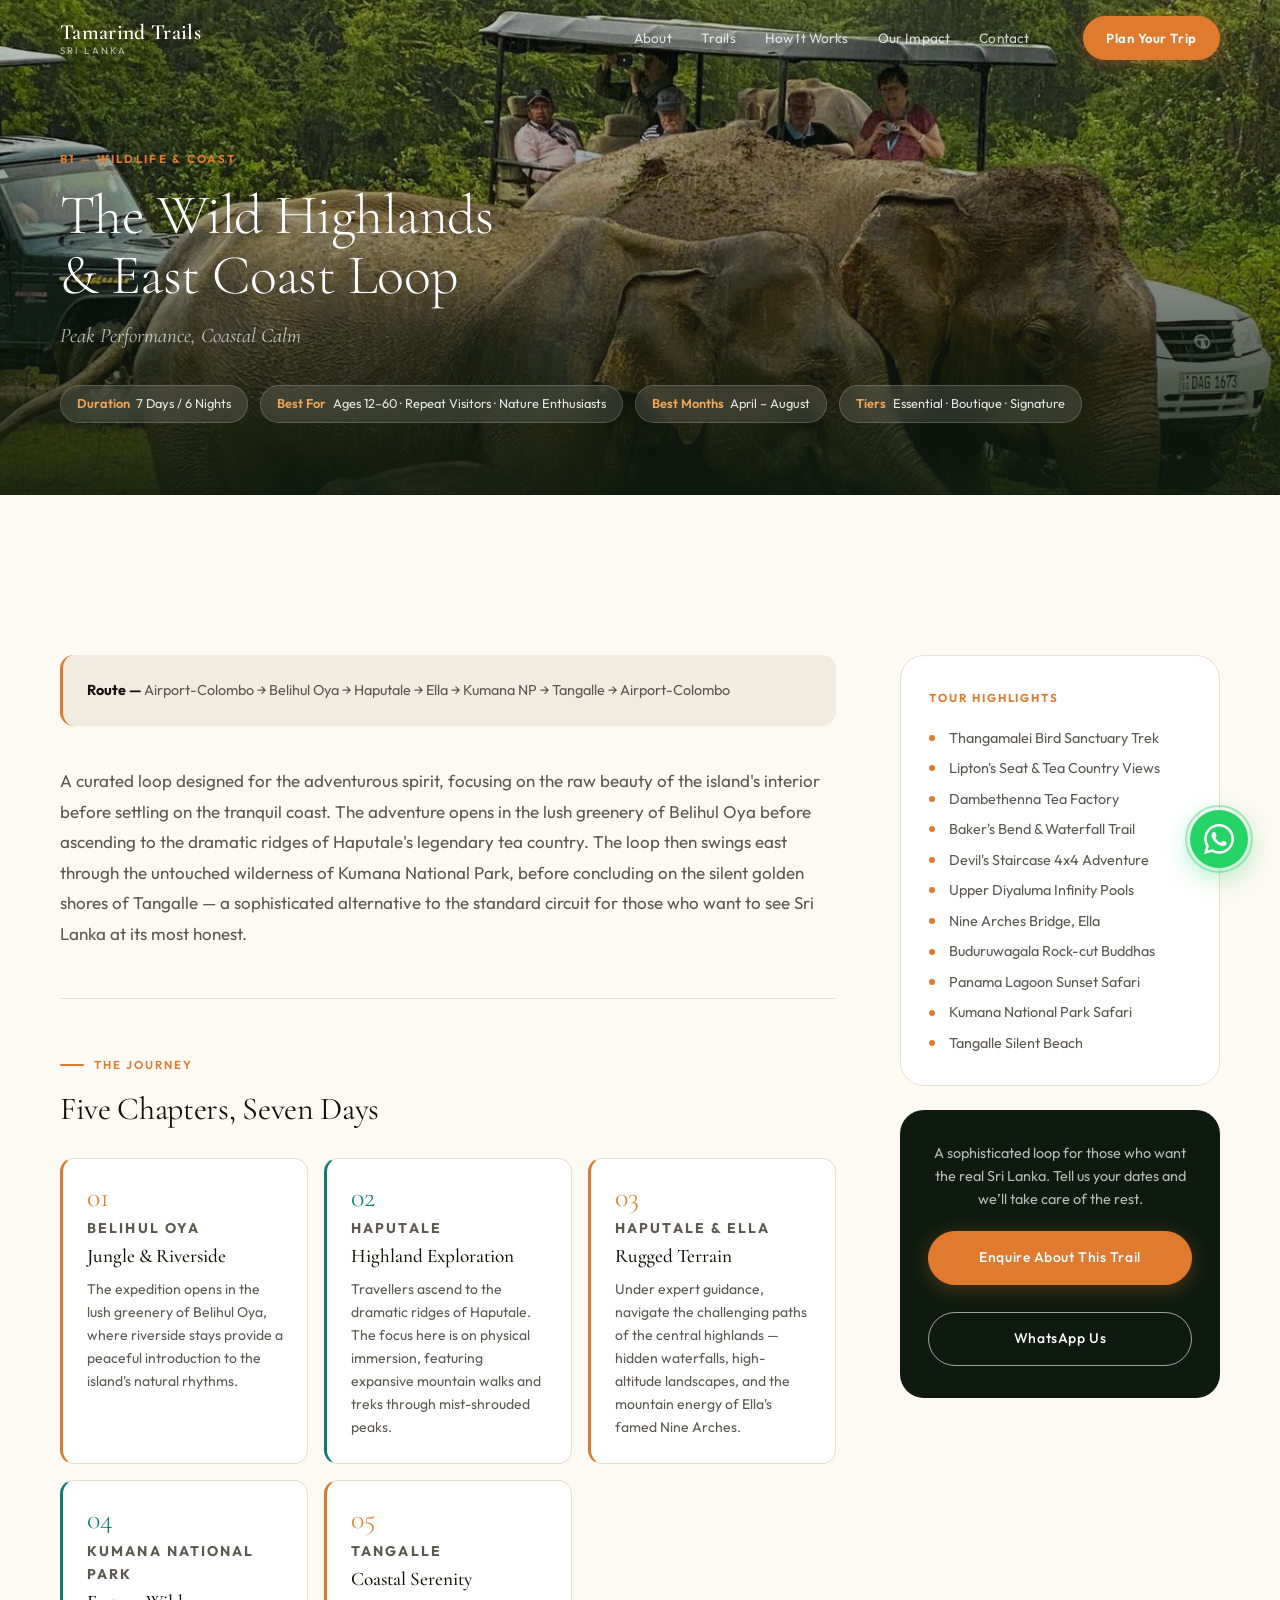
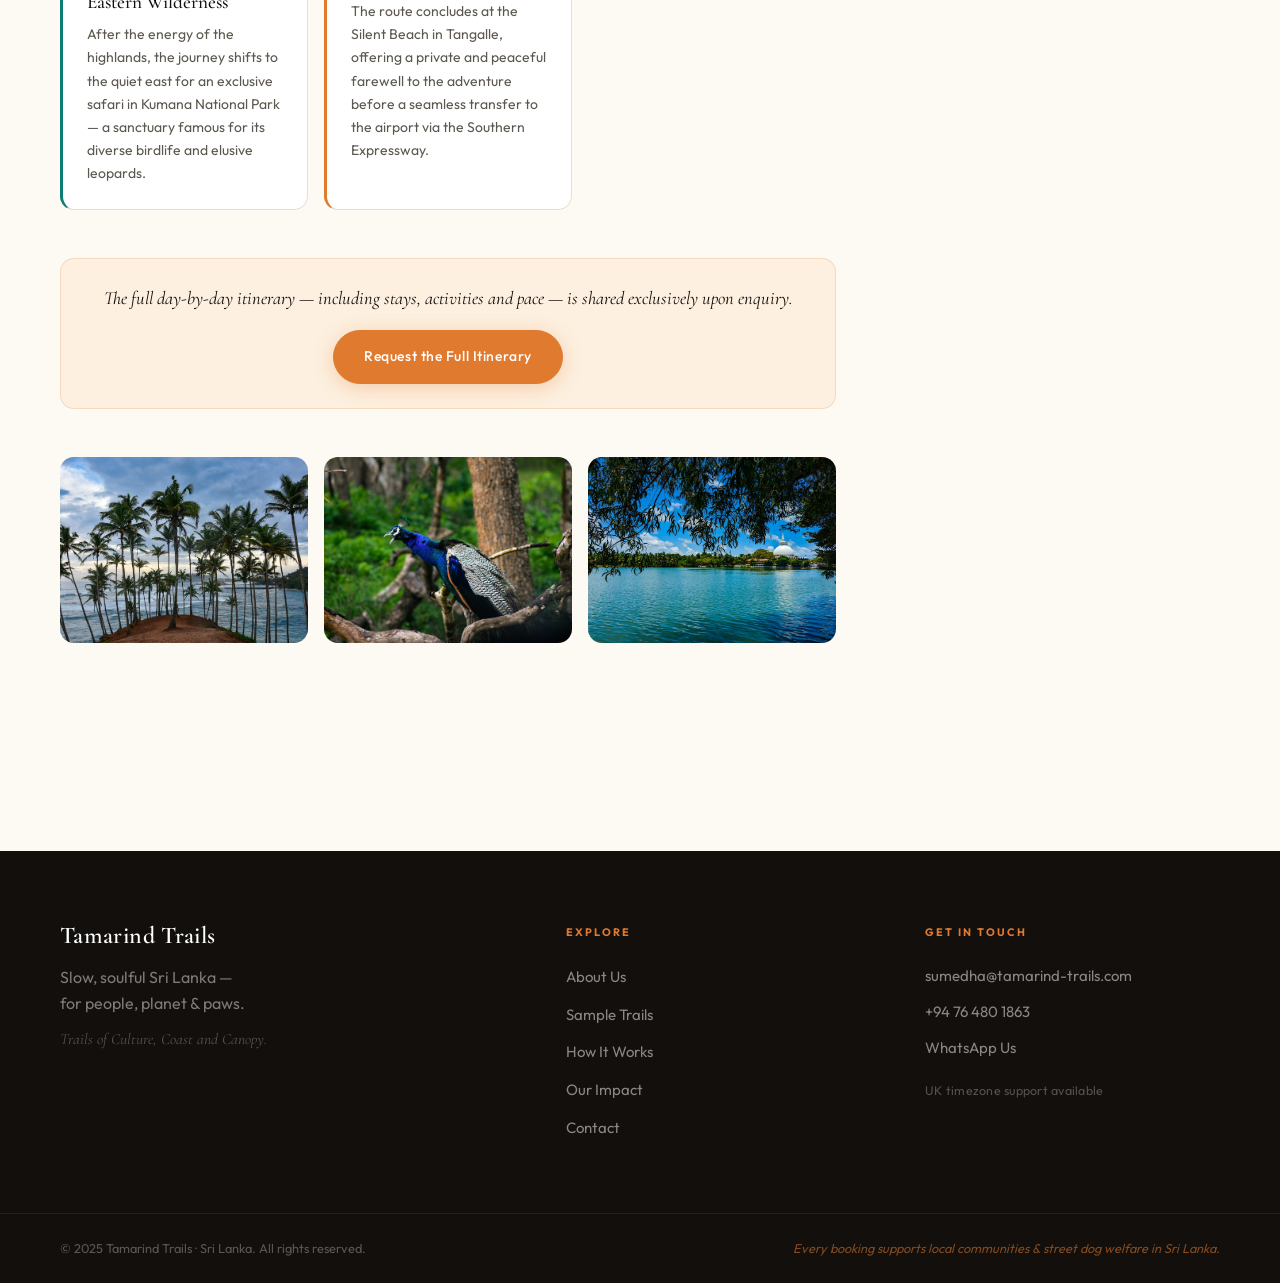
<file: itinerary-wild-highlands.html>
<!DOCTYPE html>
<html lang="en">
<head>
  <meta charset="UTF-8">
  <meta name="viewport" content="width=device-width, initial-scale=1.0">
  <title>The Wild Highlands &amp; East Coast Loop — 7 Days | Tamarind Trails Sri Lanka</title>
  <meta name="description" content="A 7-day adventure through Sri Lanka's dramatic highlands, Kumana National Park and the silent southern coast. For nature lovers and repeat visitors. Crafted by Tamarind Trails.">
  <link rel="preconnect" href="https://fonts.googleapis.com">
  <link rel="preconnect" href="https://fonts.gstatic.com" crossorigin>
  <link href="https://fonts.googleapis.com/css2?family=Cormorant+Garamond:ital,wght@0,300;0,400;0,600;1,400&family=Outfit:wght@300;400;500;600&display=swap" rel="stylesheet">
  <link rel="stylesheet" href="styles.css">
</head>
<body>

  <header class="header" id="header">
    <nav class="nav">
      <a href="index.html" class="logo">
        <span class="logo-name">Tamarind Trails</span>
        <span class="logo-tag">Sri Lanka</span>
      </a>
      <ul class="nav-links">
        <li><a href="index.html#about">About</a></li>
        <li><a href="index.html#trails">Trails</a></li>
        <li><a href="index.html#how-it-works">How It Works</a></li>
        <li><a href="index.html#impact">Our Impact</a></li>
        <li><a href="index.html#contact">Contact</a></li>
      </ul>
      <a href="index.html#contact" class="btn btn-nav">Plan Your Trip</a>
      <button class="nav-toggle" aria-label="Toggle menu">
        <span></span><span></span><span></span>
      </button>
    </nav>
  </header>

  <main>

    <section class="itin-hero">
      <div class="itin-hero-media">
        <img
          src="assets/elephant-safari.jpg"
          alt="Elephant safari, Sri Lanka wildlife"
          loading="eager"
        >
        <div class="itin-hero-overlay"></div>
      </div>
      <div class="itin-hero-content container">
        <p class="itin-category-label">B1 &mdash; Wildlife &amp; Coast</p>
        <h1 class="itin-title">The Wild Highlands<br>&amp; East Coast Loop</h1>
        <p class="itin-subtitle">Peak Performance, Coastal Calm</p>
        <div class="itin-meta-bar">
          <span class="itin-meta-pill"><strong>Duration</strong> 7 Days / 6 Nights</span>
          <span class="itin-meta-pill"><strong>Best For</strong> Ages 12&ndash;60 &middot; Repeat Visitors &middot; Nature Enthusiasts</span>
          <span class="itin-meta-pill"><strong>Best Months</strong> April &ndash; August</span>
          <span class="itin-meta-pill"><strong>Tiers</strong> Essential &middot; Boutique &middot; Signature</span>
        </div>
      </div>
    </section>

    <section class="itin-body">
      <div class="container itin-layout">

        <div class="itin-main">

          <div class="itin-route">
            <strong>Route &mdash;</strong> Airport-Colombo &rarr; Belihul Oya &rarr; Haputale &rarr; Ella &rarr; Kumana NP &rarr; Tangalle &rarr; Airport-Colombo
          </div>

          <div class="itin-overview reveal-up" style="--d:0s">
            <p>A curated loop designed for the adventurous spirit, focusing on the raw beauty of the island's interior before settling on the tranquil coast. The adventure opens in the lush greenery of Belihul Oya before ascending to the dramatic ridges of Haputale's legendary tea country. The loop then swings east through the untouched wilderness of Kumana National Park, before concluding on the silent golden shores of Tangalle &mdash; a sophisticated alternative to the standard circuit for those who want to see Sri Lanka at its most honest.</p>
          </div>

          <!-- Journey Arc -->
          <div class="section-header" style="margin-bottom:2rem;">
            <span class="section-label">The Journey</span>
            <h2 class="section-title" style="font-size:clamp(1.5rem,3vw,2rem);">Five Chapters, Seven Days</h2>
          </div>

          <div class="itin-arc reveal-up" style="--d:0.1s">

            <div class="arc-leg">
              <div class="arc-num">01</div>
              <p class="arc-location">Belihul Oya</p>
              <h4>Jungle &amp; Riverside</h4>
              <p>The expedition opens in the lush greenery of Belihul Oya, where riverside stays provide a peaceful introduction to the island's natural rhythms.</p>
            </div>

            <div class="arc-leg">
              <div class="arc-num">02</div>
              <p class="arc-location">Haputale</p>
              <h4>Highland Exploration</h4>
              <p>Travellers ascend to the dramatic ridges of Haputale. The focus here is on physical immersion, featuring expansive mountain walks and treks through mist-shrouded peaks.</p>
            </div>

            <div class="arc-leg">
              <div class="arc-num">03</div>
              <p class="arc-location">Haputale &amp; Ella</p>
              <h4>Rugged Terrain</h4>
              <p>Under expert guidance, navigate the challenging paths of the central highlands &mdash; hidden waterfalls, high-altitude landscapes, and the mountain energy of Ella's famed Nine Arches.</p>
            </div>

            <div class="arc-leg">
              <div class="arc-num">04</div>
              <p class="arc-location">Kumana National Park</p>
              <h4>Eastern Wilderness</h4>
              <p>After the energy of the highlands, the journey shifts to the quiet east for an exclusive safari in Kumana National Park &mdash; a sanctuary famous for its diverse birdlife and elusive leopards.</p>
            </div>

            <div class="arc-leg">
              <div class="arc-num">05</div>
              <p class="arc-location">Tangalle</p>
              <h4>Coastal Serenity</h4>
              <p>The route concludes at the Silent Beach in Tangalle, offering a private and peaceful farewell to the adventure before a seamless transfer to the airport via the Southern Expressway.</p>
            </div>

          </div>

          <!-- Enquire nudge -->
          <div class="itin-enquire-nudge reveal-up" style="--d:0.2s">
            <p>The full day-by-day itinerary &mdash; including stays, activities and pace &mdash; is shared exclusively upon enquiry.</p>
            <a href="index.html#contact" class="btn btn-primary">Request the Full Itinerary</a>
          </div>

          <!-- Photos -->
          <div class="itin-photos reveal-up" style="--d:0.25s">
            <div class="itin-photo">
              <img
                src="assets/coconut-tree-hill-mirissa2.jpg"
                alt="Coconut tree hill, Mirissa, southern Sri Lanka"
                loading="lazy"
              >
            </div>
            <div class="itin-photo">
              <img
                src="assets/peacock.jpg"
                alt="Peacock in Sri Lankan national park"
                loading="lazy"
              >
            </div>
            <div class="itin-photo">
              <img
                src="assets/kalutara-temple-and-river..jpg"
                alt="Kalutara temple and river, Sri Lanka"
                loading="lazy"
              >
            </div>
          </div>

        </div>

        <aside class="itin-sidebar">
          <div class="itin-highlights-box reveal-up" style="--d:0.05s">
            <h4>Tour Highlights</h4>
            <ul>
              <li>Thangamalei Bird Sanctuary Trek</li>
              <li>Lipton's Seat &amp; Tea Country Views</li>
              <li>Dambethenna Tea Factory</li>
              <li>Baker's Bend &amp; Waterfall Trail</li>
              <li>Devil's Staircase 4x4 Adventure</li>
              <li>Upper Diyaluma Infinity Pools</li>
              <li>Nine Arches Bridge, Ella</li>
              <li>Buduruwagala Rock-cut Buddhas</li>
              <li>Panama Lagoon Sunset Safari</li>
              <li>Kumana National Park Safari</li>
              <li>Tangalle Silent Beach</li>
            </ul>
          </div>
          <div class="itin-cta-box reveal-up" style="--d:0.1s">
            <p>A sophisticated loop for those who want the real Sri Lanka. Tell us your dates and we&rsquo;ll take care of the rest.</p>
            <a href="index.html#contact" class="btn btn-primary">Enquire About This Trail</a>
            <br><br>
            <a href="https://wa.me/94764801863" class="btn btn-outline-white" target="_blank" rel="noopener noreferrer">WhatsApp Us</a>
          </div>
        </aside>

      </div>
    </section>

  </main>

  <footer class="footer">
    <div class="container footer-grid">
      <div class="footer-brand">
        <a href="index.html" class="logo footer-logo">Tamarind Trails</a>
        <p class="footer-tagline">Slow, soulful Sri Lanka &mdash;<br>for people, planet &amp; paws.</p>
        <p class="footer-secondary-tagline"><em>Trails of Culture, Coast and Canopy.</em></p>
      </div>
      <div class="footer-nav">
        <h4>Explore</h4>
        <ul>
          <li><a href="index.html#about">About Us</a></li>
          <li><a href="index.html#trails">Sample Trails</a></li>
          <li><a href="index.html#how-it-works">How It Works</a></li>
          <li><a href="index.html#impact">Our Impact</a></li>
          <li><a href="index.html#contact">Contact</a></li>
        </ul>
      </div>
      <div class="footer-contact">
        <h4>Get in Touch</h4>
        <a href="mailto:sumedha@tamarind-trails.com">sumedha@tamarind-trails.com</a>
        <a href="tel:+94764801863">+94 76 480 1863</a>
        <a href="https://wa.me/94764801863" target="_blank" rel="noopener noreferrer">WhatsApp Us</a>
        <p class="footer-tz">UK timezone support available</p>
      </div>
    </div>
    <div class="footer-bottom">
      <div class="container footer-bottom-inner">
        <p>&copy; 2025 Tamarind Trails &middot; Sri Lanka. All rights reserved.</p>
        <p class="footer-impact">Every booking supports local communities &amp; street dog welfare in Sri Lanka.</p>
      </div>
    </div>
  </footer>

  <a href="https://wa.me/94764801863" class="wa-float" target="_blank" rel="noopener noreferrer" aria-label="Chat on WhatsApp">
    <svg viewBox="0 0 24 24" fill="currentColor" aria-hidden="true"><path d="M17.472 14.382c-.297-.149-1.758-.867-2.03-.967-.273-.099-.471-.148-.67.15-.197.297-.767.966-.94 1.164-.173.199-.347.223-.644.075-.297-.15-1.255-.463-2.39-1.475-.883-.788-1.48-1.761-1.653-2.059-.173-.297-.018-.458.13-.606.134-.133.298-.347.446-.52.149-.174.198-.298.298-.497.099-.198.05-.371-.025-.52-.075-.149-.669-1.612-.916-2.207-.242-.579-.487-.5-.669-.51-.173-.008-.371-.01-.57-.01-.198 0-.52.074-.792.372-.272.297-1.04 1.016-1.04 2.479 0 1.462 1.065 2.875 1.213 3.074.149.198 2.096 3.2 5.077 4.487.709.306 1.262.489 1.694.625.712.227 1.36.195 1.871.118.571-.085 1.758-.719 2.006-1.413.248-.694.248-1.289.173-1.413-.074-.124-.272-.198-.57-.347m-5.421 7.403h-.004a9.87 9.87 0 0 1-5.031-1.378l-.361-.214-3.741.982.998-3.648-.235-.374a9.86 9.86 0 0 1-1.51-5.26c.001-5.45 4.436-9.884 9.888-9.884 2.64 0 5.122 1.03 6.988 2.898a9.825 9.825 0 0 1 2.893 6.994c-.003 5.45-4.437 9.884-9.885 9.884m8.413-18.297A11.815 11.815 0 0 0 12.05 0C5.495 0 .16 5.335.157 11.892c0 2.096.547 4.142 1.588 5.945L.057 24l6.305-1.654a11.882 11.882 0 0 0 5.683 1.448h.005c6.554 0 11.89-5.335 11.893-11.893a11.821 11.821 0 0 0-3.48-8.413z"/></svg>
  </a>

  <script src="script.js"></script>
</body>
</html>
</file>
<file: styles.css>
/* ============================================================
   TAMARIND TRAILS — Design System v2
   ============================================================ */

/* ── Design Tokens ───────────────────────────────────────── */
:root {
  /* Palette */
  --cream:        #fdf9f3;
  --sand:         #f2ebe0;
  --amber:        #e07a2f;
  --amber-light:  #f0a55a;
  --amber-pale:   #fdf0e0;
  --amber-dark:   #b35e1a;
  --forest:       #0e1a0f;
  --forest-mid:   #1b3d20;
  --forest-light: #2e6438;
  --teal:         #0d7c72;
  --teal-light:   #13a89b;
  --ink:          #120f0c;
  --stone:        #5c584f;
  --mist:         #9a9490;
  --border:       #e6dfd4;
  --white:        #ffffff;

  /* Typography */
  --font-display: 'Cormorant Garamond', Georgia, serif;
  --font-body:    'Outfit', system-ui, sans-serif;

  /* Spacing */
  --space-xs:  0.5rem;
  --space-sm:  1rem;
  --space-md:  1.5rem;
  --space-lg:  2.5rem;
  --space-xl:  4.5rem;
  --space-2xl: 7rem;
  --space-3xl: 10rem;

  /* Layout */
  --container: 1240px;
  --r-sm:  6px;
  --r-md:  14px;
  --r-lg:  24px;
  --r-xl:  32px;

  /* Motion */
  --ease:     cubic-bezier(0.25, 0.46, 0.45, 0.94);
  --ease-out: cubic-bezier(0.16, 1, 0.3, 1);
  --ease-spring: cubic-bezier(0.34, 1.56, 0.64, 1);

  /* Header */
  --header-h: 76px;
}

/* ── Reset ───────────────────────────────────────────────── */
*, *::before, *::after { box-sizing: border-box; margin: 0; padding: 0; }

html {
  scroll-behavior: smooth;
  scroll-padding-top: var(--header-h);
  -webkit-text-size-adjust: 100%;
}

body {
  font-family: var(--font-body);
  font-size: 1rem;
  line-height: 1.7;
  color: var(--ink);
  background: var(--cream);
  -webkit-font-smoothing: antialiased;
  overflow-x: hidden;
}

img, svg { display: block; max-width: 100%; }
a { color: inherit; text-decoration: none; }
ul { list-style: none; }
button { cursor: pointer; font-family: inherit; border: none; background: none; }
input, textarea, select { font-family: inherit; font-size: inherit; }

/* ── Container ───────────────────────────────────────────── */
.container {
  width: 100%;
  max-width: var(--container);
  margin-inline: auto;
  padding-inline: clamp(1.25rem, 4vw, 2.5rem);
}

/* ── Typography Utilities ────────────────────────────────── */
.section-label {
  display: inline-flex;
  align-items: center;
  gap: 0.6rem;
  font-family: var(--font-body);
  font-size: 0.72rem;
  font-weight: 600;
  letter-spacing: 0.18em;
  text-transform: uppercase;
  color: var(--amber);
  margin-bottom: 1rem;
}

.section-label::before {
  content: '';
  display: block;
  width: 24px;
  height: 1.5px;
  background: var(--amber);
  border-radius: 2px;
  flex-shrink: 0;
}

.section-title {
  font-family: var(--font-display);
  font-size: clamp(2.25rem, 4.5vw, 3.5rem);
  font-weight: 400;
  line-height: 1.1;
  color: var(--ink);
  letter-spacing: -0.01em;
  margin-bottom: 1.1rem;
}

.section-title em { font-style: italic; color: var(--amber); }

.section-subtitle {
  font-size: 1.05rem;
  color: var(--stone);
  line-height: 1.7;
  max-width: 54ch;
}

.body-text {
  font-size: 1.05rem;
  color: var(--stone);
  line-height: 1.8;
  margin-bottom: 1.1rem;
}

.section-header { margin-bottom: var(--space-xl); }
.section-header.center-header { text-align: center; }
.section-header.center-header .section-label { justify-content: center; }
.section-header.center-header .section-label::before { display: none; }
.section-header.center-header .section-label::after {
  content: '';
  display: block;
  width: 24px;
  height: 1.5px;
  background: var(--amber);
  border-radius: 2px;
  flex-shrink: 0;
}
.section-header.center-header .section-subtitle { margin-inline: auto; }

/* Light-section label variant */
.label-light { color: var(--amber-light); }
.label-light::before,
.label-light::after { background: var(--amber-light); }

/* ── Buttons ─────────────────────────────────────────────── */
.btn {
  display: inline-flex;
  align-items: center;
  justify-content: center;
  gap: 0.5rem;
  font-family: var(--font-body);
  font-size: 0.875rem;
  font-weight: 500;
  letter-spacing: 0.04em;
  padding: 0.875rem 1.875rem;
  border-radius: 100px;
  border: 1.5px solid transparent;
  transition:
    background 0.25s var(--ease),
    color 0.25s var(--ease),
    border-color 0.25s var(--ease),
    transform 0.2s var(--ease-spring),
    box-shadow 0.3s var(--ease);
  cursor: pointer;
  white-space: nowrap;
}

.btn:hover  { transform: translateY(-3px); }
.btn:active { transform: translateY(-1px); }

.btn-primary {
  background: var(--amber);
  color: var(--white);
  border-color: var(--amber);
  box-shadow: 0 4px 20px rgba(224, 122, 47, 0.3);
}
.btn-primary:hover {
  background: var(--amber-dark);
  border-color: var(--amber-dark);
  box-shadow: 0 8px 32px rgba(224, 122, 47, 0.4);
}

.btn-outline-white {
  background: transparent;
  color: var(--white);
  border-color: rgba(255,255,255,0.6);
}
.btn-outline-white:hover {
  background: rgba(255,255,255,0.12);
  border-color: var(--white);
}

.btn-nav {
  background: var(--amber);
  color: var(--white);
  border-color: var(--amber);
  padding: 0.6rem 1.4rem;
  font-size: 0.82rem;
  font-weight: 600;
  box-shadow: 0 4px 16px rgba(224, 122, 47, 0.35);
}
.btn-nav:hover {
  background: var(--amber-dark);
  border-color: var(--amber-dark);
  transform: translateY(-2px);
}

.btn-trail {
  display: inline-flex;
  align-items: center;
  font-size: 0.84rem;
  font-weight: 600;
  letter-spacing: 0.04em;
  color: var(--amber);
  border: 1.5px solid var(--amber);
  background: transparent;
  padding: 0.65rem 1.4rem;
  border-radius: 100px;
  transition: background 0.25s var(--ease), color 0.25s var(--ease),
              transform 0.2s var(--ease-spring), box-shadow 0.25s;
  text-decoration: none;
  cursor: pointer;
}
.btn-trail:hover {
  background: var(--amber);
  color: var(--white);
  transform: translateY(-2px);
  box-shadow: 0 6px 20px rgba(224, 122, 47, 0.3);
}

.btn-secondary-dark {
  display: inline-flex;
  align-items: center;
  font-size: 0.875rem;
  font-weight: 500;
  color: var(--forest-mid);
  border: 1.5px solid var(--forest-mid);
  background: transparent;
  padding: 0.875rem 1.875rem;
  border-radius: 100px;
  transition: background 0.25s var(--ease), color 0.25s var(--ease),
              transform 0.2s var(--ease-spring);
  text-decoration: none;
  cursor: pointer;
}
.btn-secondary-dark:hover {
  background: var(--forest-mid);
  color: var(--white);
  transform: translateY(-2px);
}

.btn-full { width: 100%; }

/* ── Scroll Reveal Animations ────────────────────────────── */
.reveal-up,
.reveal-left,
.reveal-right {
  opacity: 0;
  transition:
    opacity 0.75s var(--ease-out) var(--d, 0s),
    transform 0.75s var(--ease-out) var(--d, 0s);
}

.reveal-up    { transform: translateY(48px); }
.reveal-left  { transform: translateX(-48px); }
.reveal-right { transform: translateX(48px); }

.reveal-up.is-visible,
.reveal-left.is-visible,
.reveal-right.is-visible {
  opacity: 1;
  transform: none;
}

/* ── Header & Navigation ─────────────────────────────────── */
.header {
  position: fixed;
  top: 0;
  left: 0;
  right: 0;
  z-index: 1000;
  height: var(--header-h);
  transition:
    background 0.4s var(--ease),
    box-shadow 0.4s var(--ease),
    backdrop-filter 0.4s var(--ease);
}

.header.scrolled {
  background: rgba(253, 249, 243, 0.94);
  backdrop-filter: blur(20px);
  -webkit-backdrop-filter: blur(20px);
  box-shadow: 0 1px 0 var(--border), 0 4px 24px rgba(18, 15, 12, 0.07);
}

.nav {
  display: flex;
  align-items: center;
  gap: var(--space-lg);
  height: var(--header-h);
  padding-inline: clamp(1.25rem, 4vw, 2.5rem);
  max-width: var(--container);
  margin-inline: auto;
}

/* Logo */
.logo {
  display: flex;
  flex-direction: column;
  line-height: 1.1;
  flex-shrink: 0;
  text-decoration: none;
}

.logo-name {
  font-family: var(--font-display);
  font-size: 1.35rem;
  font-weight: 600;
  color: var(--white);
  letter-spacing: 0.015em;
  transition: color 0.3s;
}

.logo-tag {
  font-family: var(--font-body);
  font-size: 0.6rem;
  font-weight: 500;
  letter-spacing: 0.22em;
  text-transform: uppercase;
  color: rgba(255,255,255,0.6);
  transition: color 0.3s;
}

.header.scrolled .logo-name { color: var(--ink); }
.header.scrolled .logo-tag  { color: var(--amber); }

.footer-logo {
  font-family: var(--font-display);
  font-size: 1.5rem;
  font-weight: 600;
  color: var(--white);
  letter-spacing: 0.015em;
  display: block;
  margin-bottom: 0.875rem;
}

/* Nav links */
.nav-links {
  display: flex;
  align-items: center;
  gap: 0.125rem;
  margin-left: auto;
}

.nav-links a {
  font-size: 0.85rem;
  font-weight: 400;
  color: rgba(255,255,255,0.8);
  padding: 0.45rem 0.85rem;
  border-radius: var(--r-sm);
  transition: color 0.2s, background 0.2s;
  letter-spacing: 0.01em;
}

.nav-links a:hover,
.nav-links a.active {
  color: var(--white);
  background: rgba(255,255,255,0.1);
}

.header.scrolled .nav-links a { color: var(--stone); }
.header.scrolled .nav-links a:hover,
.header.scrolled .nav-links a.active {
  color: var(--ink);
  background: var(--sand);
}

/* Mobile toggle */
.nav-toggle {
  display: none;
  flex-direction: column;
  gap: 5px;
  padding: 0.4rem;
  margin-left: var(--space-sm);
}

.nav-toggle span {
  display: block;
  width: 22px;
  height: 1.5px;
  background: var(--white);
  border-radius: 2px;
  transition: transform 0.3s var(--ease), opacity 0.3s;
}

.header.scrolled .nav-toggle span { background: var(--ink); }

.nav.open .nav-toggle span:nth-child(1) { transform: translateY(6.5px) rotate(45deg); }
.nav.open .nav-toggle span:nth-child(2) { opacity: 0; transform: scaleX(0); }
.nav.open .nav-toggle span:nth-child(3) { transform: translateY(-6.5px) rotate(-45deg); }

/* Split-hero nav — links sit over the cream right panel, need dark text before scroll */
.header--split-nav:not(.scrolled) .nav-links a {
  color: var(--stone);
}
.header--split-nav:not(.scrolled) .nav-links a:hover,
.header--split-nav:not(.scrolled) .nav-links a.active {
  color: var(--ink);
  background: rgba(14,26,15,.06);
}
.header--split-nav:not(.scrolled) .btn-nav {
  box-shadow: 0 4px 16px rgba(224,122,47,0.45);
}

/* ── Hero ────────────────────────────────────────────────── */
.hero {
  position: relative;
  min-height: 100svh;
  display: flex;
  align-items: flex-start;
  padding-top: var(--header-h);
  padding-bottom: 5rem;
}

.hero-media {
  position: absolute;
  inset: 0;
  z-index: 0;
  overflow: hidden;
}

.hero-bg-img {
  width: 100%;
  height: 115%;
  object-fit: cover;
  object-position: center 40%;
  transform: translateY(0);
  will-change: transform;
}

.hero-overlay {
  position: absolute;
  inset: 0;
  background:
    linear-gradient(to right, rgba(14, 26, 15, 0.88) 0%, rgba(14, 26, 15, 0.45) 65%, rgba(14, 26, 15, 0.2) 100%),
    linear-gradient(to top, rgba(14, 26, 15, 0.7) 0%, transparent 50%);
}

.hero-content {
  position: relative;
  z-index: 1;
  padding-inline: clamp(1.5rem, 7vw, 5rem);
  padding-top: clamp(3rem, 7vh, 5rem);
  max-width: 900px;
  width: 100%;
}

.hero-eyebrow {
  display: inline-flex;
  align-items: center;
  gap: 0.6rem;
  font-size: 0.72rem;
  font-weight: 600;
  letter-spacing: 0.22em;
  text-transform: uppercase;
  color: var(--amber-light);
  margin-bottom: 1.5rem;
  animation: fadeInUp 0.8s var(--ease-out) 0.1s both;
}

.hero-eyebrow::before {
  content: '';
  width: 28px;
  height: 1.5px;
  background: var(--amber-light);
  display: block;
}

.hero-title {
  font-family: var(--font-display);
  font-size: clamp(3.25rem, 8.5vw, 7rem);
  font-weight: 300;
  line-height: 0.98;
  color: var(--white);
  letter-spacing: -0.02em;
  margin-bottom: 1.75rem;
}

.hero-line {
  display: block;
  animation: fadeInUp 0.85s var(--ease-out) both;
}
.hero-line:nth-child(1) { animation-delay: 0.2s; }
.hero-line:nth-child(2) {
  animation-delay: 0.38s;
  font-style: italic;
  color: var(--amber-light);
}

.hero-subtitle {
  font-size: clamp(1rem, 1.8vw, 1.15rem);
  color: rgba(255,255,255,0.75);
  max-width: 50ch;
  line-height: 1.75;
  margin-bottom: 2.25rem;
  animation: fadeInUp 0.85s var(--ease-out) 0.55s both;
}

.hero-places {
  display: flex;
  flex-wrap: wrap;
  gap: 0.5rem;
  margin-bottom: 2.75rem;
  animation: fadeInUp 0.85s var(--ease-out) 0.65s both;
}

.hero-places span {
  font-size: 0.7rem;
  font-weight: 500;
  letter-spacing: 0.14em;
  text-transform: uppercase;
  color: rgba(255,255,255,0.6);
  padding: 0.32rem 0.9rem;
  border: 1px solid rgba(255,255,255,0.18);
  border-radius: 100px;
  backdrop-filter: blur(4px);
  background: rgba(255,255,255,0.04);
}

.hero-ctas {
  display: flex;
  flex-wrap: wrap;
  gap: 1rem;
  animation: fadeInUp 0.85s var(--ease-out) 0.75s both;
}

/* Scroll indicator */
.hero-scroll {
  position: absolute;
  bottom: 2.5rem;
  left: 50%;
  transform: translateX(-50%);
  z-index: 1;
  display: flex;
  flex-direction: column;
  align-items: center;
  gap: 0.5rem;
  animation: fadeInUp 0.8s var(--ease-out) 1.1s both;
}

.hero-scroll span {
  font-size: 0.6rem;
  letter-spacing: 0.22em;
  text-transform: uppercase;
  color: rgba(255,255,255,0.4);
}

.scroll-dot {
  width: 5px;
  height: 5px;
  background: rgba(255,255,255,0.55);
  border-radius: 50%;
  animation: scrollBounce 1.8s ease-in-out infinite;
}

@keyframes fadeInUp {
  from { opacity: 0; transform: translateY(28px); }
  to   { opacity: 1; transform: translateY(0); }
}

@keyframes scrollBounce {
  0%, 100% { transform: translateY(0); opacity: 0.5; }
  50%       { transform: translateY(10px); opacity: 1; }
}

/* ── Intro Section ───────────────────────────────────────── */
.intro {
  padding-block: var(--space-3xl);
  background: var(--cream);
}

.intro-inner {
  display: grid;
  grid-template-columns: 1fr 1.05fr;
  gap: clamp(3.5rem, 7vw, 7rem);
  align-items: center;
}

.intro-image-col { position: relative; }

.intro-image-wrap {
  position: relative;
  border-radius: var(--r-xl);
  overflow: hidden;
  aspect-ratio: 4/5;
  box-shadow: 0 40px 80px rgba(14, 26, 15, 0.2);
}

.intro-image-wrap::after {
  content: '';
  position: absolute;
  inset: 0;
  background: linear-gradient(to top, rgba(14, 26, 15, 0.45) 0%, transparent 50%);
  pointer-events: none;
}

.intro-image-wrap img {
  width: 100%;
  height: 100%;
  object-fit: cover;
  transition: transform 0.9s var(--ease);
}

.intro-image-wrap:hover img { transform: scale(1.04); }

.intro-badge {
  position: absolute;
  bottom: 2rem;
  right: -2rem;
  background: var(--white);
  border-radius: var(--r-md);
  padding: 1.1rem 1.5rem;
  box-shadow: 0 16px 40px rgba(18, 15, 12, 0.15);
  display: flex;
  flex-direction: column;
  gap: 0.2rem;
  z-index: 2;
}

.intro-badge span {
  font-family: var(--font-display);
  font-size: 1.15rem;
  font-weight: 600;
  color: var(--ink);
  line-height: 1;
}

.intro-badge em {
  font-family: var(--font-body);
  font-style: normal;
  font-size: 0.68rem;
  font-weight: 600;
  letter-spacing: 0.14em;
  text-transform: uppercase;
  color: var(--amber);
}

.intro-text-col { padding-block: var(--space-sm); }

.intro-text-col .section-title em { color: var(--teal); }

.intro-features {
  margin-top: 2rem;
  display: flex;
  flex-direction: column;
  gap: 0.75rem;
}

.intro-features li {
  display: flex;
  align-items: center;
  gap: 1rem;
  font-size: 0.9375rem;
  color: var(--stone);
  font-weight: 400;
}

.intro-features li::before {
  content: '';
  flex-shrink: 0;
  width: 8px;
  height: 8px;
  background: var(--amber);
  border-radius: 50%;
}

/* ── Why Us ──────────────────────────────────────────────── */
.why-us {
  padding-block: var(--space-3xl);
  background: var(--sand);
  position: relative;
  overflow: hidden;
}

.why-us::before {
  content: '';
  position: absolute;
  top: -40%;
  right: -15%;
  width: 600px;
  height: 600px;
  background: radial-gradient(circle, rgba(224, 122, 47, 0.06) 0%, transparent 65%);
  pointer-events: none;
}

.why-us .section-label  { color: var(--amber); }
.why-us .section-label::before { background: var(--amber); }
.why-us .section-title  { color: var(--ink); }
.why-us .section-subtitle { color: var(--stone); }

.pillars-grid {
  display: grid;
  grid-template-columns: repeat(5, 1fr);
  gap: 1.125rem;
}

.pillar-card {
  background: var(--white);
  border: 1px solid var(--border);
  border-top: 3px solid var(--amber);
  border-radius: var(--r-lg);
  padding: 2.25rem 1.5rem 2rem;
  transition: transform 0.3s var(--ease-spring), box-shadow 0.3s var(--ease);
  cursor: default;
}

.pillar-card:nth-child(even) {
  border-top-color: var(--teal);
}

.pillar-card:hover {
  transform: translateY(-6px);
  box-shadow: 0 20px 48px rgba(18, 15, 12, 0.10);
}

.pillar-num {
  font-family: var(--font-display);
  font-size: 3rem;
  font-weight: 300;
  color: rgba(224, 122, 47, 0.3);
  line-height: 1;
  margin-bottom: 1.5rem;
  letter-spacing: -0.03em;
  transition: color 0.3s;
}

.pillar-card:hover .pillar-num { color: var(--amber); }

.pillar-card h3 {
  font-family: var(--font-display);
  font-size: 1.3rem;
  font-weight: 600;
  color: var(--ink);
  line-height: 1.2;
  margin-bottom: 0.875rem;
}

.pillar-card p {
  font-size: 0.9rem;
  color: var(--stone);
  line-height: 1.75;
}

/* Promise table */
.promise-table {
  width: 100%;
  border-collapse: collapse;
  margin-top: 3rem;
  background: var(--white);
  border-radius: var(--r-md);
  overflow: hidden;
  border: 1px solid var(--border);
  box-shadow: 0 4px 20px rgba(18, 15, 12, 0.05);
}

.promise-table th {
  font-family: var(--font-body);
  font-size: 0.72rem;
  font-weight: 700;
  letter-spacing: 0.15em;
  text-transform: uppercase;
  color: var(--white);
  background: var(--ink);
  padding: 1rem 1.5rem;
  text-align: left;
}

.promise-table td {
  padding: 0.875rem 1.5rem;
  font-size: 0.9375rem;
  color: var(--stone);
  border-bottom: 1px solid var(--border);
}

.promise-table td:first-child {
  font-weight: 700;
  color: var(--ink);
  width: 35%;
}

.promise-table tr:last-child td { border-bottom: none; }
.promise-table tr:nth-child(even) td { background: var(--sand); }

.tc-note {
  margin-top: 1.25rem;
  font-size: 0.875rem;
  color: var(--stone);
  text-align: center;
  display: flex;
  align-items: center;
  justify-content: center;
  gap: 0.5rem;
  flex-wrap: wrap;
}

.tc-note a {
  color: var(--amber-dark);
  font-weight: 600;
  text-decoration: underline;
  text-underline-offset: 3px;
}

/* ── Sample Itineraries ──────────────────────────────────── */
.trails {
  padding-block: var(--space-3xl);
  background: var(--cream);
}

.trail-cards {
  display: grid;
  grid-template-columns: repeat(3, 1fr);
  gap: 1.75rem;
  margin-bottom: 2.75rem;
}

.trail-card {
  background: var(--white);
  border-radius: var(--r-xl);
  overflow: hidden;
  border: 1px solid var(--border);
  display: flex;
  flex-direction: column;
  transition: transform 0.4s var(--ease-spring), box-shadow 0.4s var(--ease);
  cursor: default;
}

.trail-card:hover {
  transform: translateY(-10px);
  box-shadow: 0 28px 60px rgba(18, 15, 12, 0.14);
}

.trail-media {
  position: relative;
  overflow: hidden;
}

.trail-img {
  height: 280px;
  background-image: var(--card-img);
  background-size: cover;
  background-position: center;
  transition: transform 0.7s var(--ease);
}

/* Colour overlay on hover */
.trail-media::after {
  content: '';
  position: absolute;
  inset: 0;
  background: linear-gradient(to top, rgba(14, 26, 15, 0.6) 0%, transparent 50%);
  opacity: 0;
  transition: opacity 0.4s var(--ease);
}

.trail-card:hover .trail-img { transform: scale(1.07); }
.trail-card:hover .trail-media::after { opacity: 1; }

.trail-duration {
  position: absolute;
  top: 1rem;
  right: 1rem;
  font-size: 0.72rem;
  font-weight: 600;
  letter-spacing: 0.08em;
  text-transform: uppercase;
  color: var(--white);
  background: rgba(14, 26, 15, 0.5);
  backdrop-filter: blur(10px);
  padding: 0.32rem 0.8rem;
  border-radius: 100px;
  border: 1px solid rgba(255,255,255,0.15);
  z-index: 1;
}

.trail-body {
  padding: 1.875rem;
  display: flex;
  flex-direction: column;
  flex: 1;
  gap: 0.875rem;
}

.trail-tags {
  display: flex;
  flex-wrap: wrap;
  gap: 0.4rem;
}

.trail-tags span {
  font-size: 0.67rem;
  font-weight: 600;
  letter-spacing: 0.12em;
  text-transform: uppercase;
  color: var(--teal);
  background: rgba(13, 124, 114, 0.09);
  padding: 0.22rem 0.65rem;
  border-radius: 100px;
}

.trail-body h3 {
  font-family: var(--font-display);
  font-size: 1.55rem;
  font-weight: 500;
  color: var(--ink);
  line-height: 1.15;
}

.trail-body > p {
  font-size: 0.9125rem;
  color: var(--stone);
  line-height: 1.7;
}

.trail-highlights {
  display: flex;
  flex-direction: column;
  gap: 0.45rem;
}

.trail-highlights li {
  font-size: 0.875rem;
  color: var(--stone);
  padding-left: 1.1rem;
  position: relative;
}

.trail-highlights li::before {
  content: '';
  position: absolute;
  left: 0;
  top: 0.55em;
  width: 5px;
  height: 5px;
  background: var(--amber);
  border-radius: 50%;
}

.trail-tiers {
  display: flex;
  gap: 0.4rem;
  flex-wrap: wrap;
  margin-top: auto;
  padding-top: 0.5rem;
}

.tier-pill {
  font-size: 0.68rem;
  font-weight: 500;
  letter-spacing: 0.06em;
  padding: 0.26rem 0.72rem;
  border-radius: 100px;
  border: 1px solid var(--border);
  color: var(--stone);
  background: var(--sand);
}

.tier-pill.tier-mid {
  border-color: rgba(224, 122, 47, 0.4);
  color: var(--amber-dark);
  background: var(--amber-pale);
}

.tier-pill.tier-top {
  border-color: var(--amber);
  color: var(--amber-dark);
  background: var(--amber-pale);
  font-weight: 700;
}

.trails-footnote {
  font-size: 0.875rem;
  color: var(--mist);
  text-align: center;
  padding-top: var(--space-sm);
  border-top: 1px solid var(--border);
}

/* ── How It Works ────────────────────────────────────────── */
.how-it-works {
  padding-block: var(--space-3xl);
  background: var(--forest);
  position: relative;
  overflow: hidden;
}

.how-it-works::after {
  content: '';
  position: absolute;
  bottom: -30%;
  left: -10%;
  width: 500px;
  height: 500px;
  background: radial-gradient(circle, rgba(13, 124, 114, 0.08) 0%, transparent 65%);
  pointer-events: none;
}

.how-it-works .section-label { color: var(--amber-light); }
.how-it-works .section-label::before { background: var(--amber-light); }
.how-it-works .section-title { color: var(--white); }

.steps {
  display: flex;
  align-items: stretch;
}

.step {
  flex: 1;
  padding: 2.25rem 1.875rem;
  background: rgba(255,255,255,0.04);
  border: 1px solid rgba(255,255,255,0.07);
  border-radius: var(--r-lg);
  transition: background 0.3s var(--ease), border-color 0.3s var(--ease),
              transform 0.3s var(--ease-spring);
}

.step:hover {
  background: rgba(255,255,255,0.07);
  border-color: rgba(224, 122, 47, 0.3);
  transform: translateY(-4px);
}

.step-line {
  width: 2rem;
  flex-shrink: 0;
  height: 1.5px;
  background: linear-gradient(90deg, rgba(224,122,47,0.45), rgba(224,122,47,0.1));
  margin-top: 3.25rem;
}

.step-num {
  font-family: var(--font-display);
  font-size: 3.25rem;
  font-weight: 300;
  color: var(--amber);
  line-height: 1;
  margin-bottom: 1.25rem;
  letter-spacing: -0.02em;
}

.step h3 {
  font-family: var(--font-display);
  font-size: 1.4rem;
  font-weight: 500;
  color: var(--white);
  margin-bottom: 0.7rem;
  line-height: 1.2;
}

.step p {
  font-size: 0.9125rem;
  color: rgba(255,255,255,0.52);
  line-height: 1.75;
}

/* ── Our Impact ──────────────────────────────────────────── */
.impact {
  padding-block: var(--space-3xl);
  background: var(--sand);
}

.impact-grid {
  display: grid;
  grid-template-columns: repeat(4, 1fr);
  gap: 1.75rem;
  margin-bottom: 4rem;
}

.impact-card {
  border-radius: var(--r-xl);
  padding: 2.75rem 2.25rem;
  border: 1px solid transparent;
  transition: transform 0.35s var(--ease-spring), box-shadow 0.35s var(--ease);
}

.impact-card:hover {
  transform: translateY(-8px);
  box-shadow: 0 24px 56px rgba(18, 15, 12, 0.12);
}

.impact-planet {
  background: linear-gradient(145deg, #e8f2e8 0%, #d4ead5 100%);
  border-color: rgba(27, 61, 32, 0.1);
}

.impact-people {
  background: linear-gradient(145deg, #fef3e6 0%, #fce7cc 100%);
  border-color: rgba(224, 122, 47, 0.15);
}

.impact-paws {
  background: linear-gradient(145deg, #f0f7f5 0%, #ddf0ed 100%);
  border-color: rgba(13, 124, 114, 0.12);
}

.impact-water {
  background: linear-gradient(145deg, #e6f4f2 0%, #ceeae7 100%);
  border-color: rgba(13, 124, 114, 0.12);
}

.impact-water .impact-icon { color: var(--teal); }

.impact-icon {
  width: 60px;
  height: 60px;
  border-radius: var(--r-md);
  display: flex;
  align-items: center;
  justify-content: center;
  margin-bottom: 1.75rem;
  background: rgba(255,255,255,0.75);
  box-shadow: 0 4px 16px rgba(18, 15, 12, 0.08);
}

.impact-planet .impact-icon { color: var(--forest-light); }
.impact-people .impact-icon { color: var(--amber-dark); }
.impact-paws .impact-icon   { color: var(--teal); }

.impact-card h3 {
  font-family: var(--font-body);
  font-size: 0.68rem;
  font-weight: 600;
  letter-spacing: 0.18em;
  text-transform: uppercase;
  color: var(--mist);
  margin-bottom: 0.4rem;
}

.impact-card h4 {
  font-family: var(--font-display);
  font-size: 1.6rem;
  font-weight: 500;
  color: var(--ink);
  margin-bottom: 1rem;
  line-height: 1.15;
}

.impact-card p {
  font-size: 0.9375rem;
  color: var(--stone);
  line-height: 1.75;
}

.impact-quote {
  text-align: center;
  padding: 4rem 2rem;
  border-radius: var(--r-xl);
  background: var(--white);
  border: 1px solid var(--border);
  display: flex;
  flex-direction: column;
  align-items: center;
  gap: 2.25rem;
  box-shadow: 0 8px 32px rgba(18, 15, 12, 0.05);
}

.impact-quote p {
  font-family: var(--font-display);
  font-size: clamp(1.25rem, 2.5vw, 1.75rem);
  font-style: italic;
  font-weight: 400;
  color: var(--ink);
  max-width: 60ch;
  line-height: 1.5;
}

/* ── CTA Full-Bleed ──────────────────────────────────────── */
.cta-full {
  position: relative;
  overflow: hidden;
  display: flex;
  align-items: center;
  justify-content: center;
  min-height: 600px;
  padding-block: var(--space-3xl);
}

.cta-full-media {
  position: absolute;
  inset: 0;
  z-index: 0;
}

.cta-full-media img {
  width: 100%;
  height: 100%;
  object-fit: cover;
  object-position: center 55%;
}

.cta-full-overlay {
  position: absolute;
  inset: 0;
  background: linear-gradient(
    135deg,
    rgba(14, 26, 15, 0.88) 0%,
    rgba(14, 26, 15, 0.65) 100%
  );
}

.cta-full-content {
  position: relative;
  z-index: 1;
  text-align: center;
  padding-inline: clamp(1.5rem, 5vw, 3.5rem);
  max-width: 740px;
}

.cta-eyebrow {
  font-size: 0.72rem;
  letter-spacing: 0.22em;
  text-transform: uppercase;
  color: var(--amber-light);
  font-weight: 600;
  margin-bottom: 1.5rem;
  display: flex;
  align-items: center;
  justify-content: center;
  gap: 0.75rem;
}

.cta-eyebrow::before,
.cta-eyebrow::after {
  content: '';
  width: 28px;
  height: 1.5px;
  background: var(--amber-light);
  display: block;
}

.cta-title {
  font-family: var(--font-display);
  font-size: clamp(2.5rem, 5.5vw, 4.25rem);
  font-weight: 300;
  color: var(--white);
  line-height: 1.05;
  margin-bottom: 1.5rem;
  letter-spacing: -0.01em;
}

.cta-body {
  font-size: 1.0625rem;
  color: rgba(255,255,255,0.72);
  line-height: 1.75;
  max-width: 50ch;
  margin: 0 auto 3rem;
}

.cta-actions {
  display: flex;
  gap: 1rem;
  justify-content: center;
  flex-wrap: wrap;
}

/* ── Sustainability ──────────────────────────────────────── */
.sustainability {
  padding-block: var(--space-3xl);
  background: var(--sand);
  color: var(--ink);
}
.sustainability .section-label { color: var(--amber); }
.sustainability .section-title { color: var(--forest); }
.sustain-lead {
  max-width: 720px;
  margin: 0 auto var(--space-xl);
  font-size: clamp(1rem, 1.3vw, 1.15rem);
  line-height: 1.8;
  text-align: center;
  color: var(--stone);
}
.sustain-pillars {
  display: grid;
  grid-template-columns: repeat(4, 1fr);
  gap: var(--space-lg);
}
.sustain-pillar {
  background: var(--white);
  border: 1px solid var(--border);
  border-top: 3px solid var(--amber);
  border-radius: 10px;
  padding: var(--space-lg);
  box-shadow: 0 4px 20px rgba(18,15,12,.05);
}
.sustain-icon {
  width: 52px;
  height: 52px;
  background: var(--amber-pale);
  border-radius: 50%;
  display: flex;
  align-items: center;
  justify-content: center;
  margin-bottom: var(--space-md);
  color: var(--amber);
}
.sustain-pillar h4 {
  font-family: var(--font-display);
  font-size: 1.1rem;
  font-weight: 600;
  color: var(--forest);
  margin-bottom: var(--space-sm);
}
.sustain-pillar p {
  font-size: .9rem;
  line-height: 1.7;
  color: var(--stone);
  margin: 0;
}
@media (max-width: 1024px) {
  .sustain-pillars { grid-template-columns: repeat(2, 1fr); }
}
@media (max-width: 600px) {
  .sustain-pillars { grid-template-columns: 1fr; }
}

/* ── Contact ─────────────────────────────────────────────── */
.contact {
  padding-block: var(--space-3xl);
  background: var(--cream);
}

.contact-inner {
  display: grid;
  grid-template-columns: 1fr 1.15fr;
  gap: clamp(3rem, 6vw, 6.5rem);
  align-items: start;
}

.contact-info { padding-top: 0.75rem; }

.contact-methods {
  margin-top: 2.25rem;
  display: flex;
  flex-direction: column;
  gap: 0.6rem;
}

.contact-method {
  display: flex;
  align-items: center;
  gap: 1rem;
  padding: 1.1rem 1.25rem;
  border-radius: var(--r-md);
  border: 1px solid var(--border);
  background: var(--white);
  text-decoration: none;
  transition: border-color 0.2s, transform 0.2s var(--ease-spring), box-shadow 0.2s;
}

.contact-method:hover {
  border-color: var(--amber);
  transform: translateX(5px);
  box-shadow: 0 4px 20px rgba(224, 122, 47, 0.14);
}

.cm-label {
  font-size: 0.68rem;
  font-weight: 600;
  letter-spacing: 0.14em;
  text-transform: uppercase;
  color: var(--amber);
  min-width: 60px;
}

.cm-value {
  font-size: 0.9375rem;
  color: var(--ink);
  font-weight: 400;
}

.contact-timezone {
  font-size: 0.8rem;
  color: var(--mist);
  margin-top: 1.75rem;
  padding-top: 1.25rem;
  border-top: 1px solid var(--border);
  letter-spacing: 0.03em;
}

/* Contact Form */
.contact-form-col {
  background: var(--white);
  border: 1px solid var(--border);
  border-radius: var(--r-xl);
  padding: clamp(2rem, 4vw, 3rem);
  box-shadow: 0 12px 48px rgba(18, 15, 12, 0.07);
}

.contact-form {
  display: flex;
  flex-direction: column;
  gap: 1.25rem;
}

.form-row {
  display: flex;
  flex-direction: column;
  gap: 0.5rem;
}

.form-row label {
  font-size: 0.8rem;
  font-weight: 600;
  color: var(--stone);
  letter-spacing: 0.03em;
}

.form-row input,
.form-row textarea,
.select-wrap select {
  width: 100%;
  padding: 0.875rem 1.05rem;
  border: 1.5px solid var(--border);
  border-radius: var(--r-sm);
  background: var(--cream);
  color: var(--ink);
  font-size: 0.9375rem;
  transition: border-color 0.2s, box-shadow 0.2s, background 0.2s;
  outline: none;
  appearance: none;
  -webkit-appearance: none;
}

.form-row input:focus,
.form-row textarea:focus,
.select-wrap select:focus {
  border-color: var(--amber);
  background: var(--white);
  box-shadow: 0 0 0 3px rgba(224, 122, 47, 0.12);
}

.form-row input::placeholder,
.form-row textarea::placeholder { color: var(--mist); }

.form-row textarea { resize: vertical; min-height: 130px; line-height: 1.65; }

.select-wrap {
  position: relative;
}

.select-wrap::after {
  content: '';
  position: absolute;
  right: 1.1rem;
  top: 42%;
  width: 7px;
  height: 7px;
  border-right: 1.5px solid var(--stone);
  border-bottom: 1.5px solid var(--stone);
  transform: rotate(45deg);
  pointer-events: none;
}

.select-wrap select { cursor: pointer; padding-right: 2.5rem; }

/* Form success */
.form-success {
  display: flex;
  flex-direction: column;
  align-items: center;
  text-align: center;
  gap: 0.875rem;
  padding: 2.5rem 2rem;
  border-radius: var(--r-md);
  background: rgba(27, 61, 32, 0.06);
  border: 1px solid rgba(27, 61, 32, 0.14);
  animation: fadeInUp 0.55s var(--ease-out) both;
}

.form-success[hidden] { display: none; }

.form-success-icon {
  width: 52px;
  height: 52px;
  border-radius: 50%;
  background: var(--forest-light);
  color: var(--white);
  display: flex;
  align-items: center;
  justify-content: center;
  font-size: 1.35rem;
  font-weight: 600;
}

.form-success-title {
  font-family: var(--font-display);
  font-size: 1.45rem;
  font-weight: 500;
  color: var(--ink);
}

.form-success-body {
  font-size: 0.9375rem;
  color: var(--stone);
  line-height: 1.7;
}

.form-success-body a {
  color: var(--amber);
  text-decoration: underline;
  text-underline-offset: 3px;
}

/* ── Footer ──────────────────────────────────────────────── */
.footer {
  background: var(--ink);
  color: rgba(255,255,255,0.6);
}

.footer-grid {
  display: grid;
  grid-template-columns: 1.5fr 1fr 1fr;
  gap: clamp(2rem, 5vw, 4.5rem);
  padding-block: var(--space-xl);
}

.footer-tagline {
  font-size: 1rem;
  color: rgba(255,255,255,0.45);
  line-height: 1.65;
  margin-bottom: 0.6rem;
}

.footer-secondary-tagline {
  font-family: var(--font-display);
  font-size: 0.975rem;
  font-style: italic;
  color: rgba(255,255,255,0.28);
}

.footer-nav h4,
.footer-contact h4 {
  font-family: var(--font-body);
  font-size: 0.68rem;
  font-weight: 700;
  letter-spacing: 0.18em;
  text-transform: uppercase;
  color: var(--amber);
  margin-bottom: 1.35rem;
}

.footer-nav ul {
  display: flex;
  flex-direction: column;
  gap: 0.65rem;
}

.footer-nav a {
  font-size: 0.9375rem;
  color: rgba(255,255,255,0.5);
  transition: color 0.2s;
}

.footer-nav a:hover { color: var(--white); }

.footer-contact {
  display: flex;
  flex-direction: column;
}

.footer-contact a {
  font-size: 0.9375rem;
  color: rgba(255,255,255,0.5);
  transition: color 0.2s;
  margin-bottom: 0.65rem;
  display: block;
}

.footer-contact a:hover { color: var(--amber-light); }

.footer-tz {
  font-size: 0.78rem;
  color: rgba(255,255,255,0.28);
  margin-top: 0.6rem;
  letter-spacing: 0.02em;
}

.footer-bottom {
  border-top: 1px solid rgba(255,255,255,0.07);
}

.footer-bottom-inner {
  display: flex;
  justify-content: space-between;
  align-items: center;
  gap: 1rem;
  padding-block: 1.5rem;
  flex-wrap: wrap;
}

.footer-bottom-inner p {
  font-size: 0.8rem;
  color: rgba(255,255,255,0.3);
}

.footer-impact {
  font-style: italic;
  color: rgba(224, 122, 47, 0.55) !important;
}

/* ── WhatsApp Float ──────────────────────────────────────── */
.wa-float {
  position: fixed;
  bottom: 2rem;
  right: 2rem;
  z-index: 900;
  width: 58px;
  height: 58px;
  border-radius: 50%;
  background: #25d366;
  color: var(--white);
  display: flex;
  align-items: center;
  justify-content: center;
  box-shadow: 0 8px 28px rgba(37, 211, 102, 0.42);
  transition: transform 0.25s var(--ease-spring), box-shadow 0.25s var(--ease);
}

.wa-float svg {
  width: 30px;
  height: 30px;
}

.wa-float:hover {
  transform: scale(1.12) translateY(-3px);
  box-shadow: 0 14px 36px rgba(37, 211, 102, 0.55);
}

.wa-float::before {
  content: '';
  position: absolute;
  inset: -5px;
  border-radius: 50%;
  border: 2px solid rgba(37, 211, 102, 0.4);
  animation: waPulse 2.5s ease-out infinite;
}

@keyframes waPulse {
  0%   { transform: scale(1); opacity: 1; }
  100% { transform: scale(1.75); opacity: 0; }
}

/* ============================================================
   RESPONSIVE
   ============================================================ */

/* ── 1024px ──────────────────────────────────────────────── */
@media (max-width: 1024px) {
  :root { --space-3xl: 7rem; }

  .pillars-grid { grid-template-columns: repeat(3, 1fr); gap: 1rem; }
  .trail-cards  { grid-template-columns: repeat(2, 1fr); }

  .trail-cards .trail-card:last-child {
    grid-column: 1 / -1;
    max-width: 500px;
    margin-inline: auto;
    width: 100%;
  }

  .steps {
    display: grid;
    grid-template-columns: 1fr 1fr;
    gap: 1.25rem;
  }
  .step-line { display: none; }

  .intro-badge { right: 0; }
}

/* ── 768px ───────────────────────────────────────────────── */
@media (max-width: 768px) {
  :root {
    --space-3xl: 5.5rem;
    --space-xl:  3.5rem;
    --header-h:  64px;
  }

  /* Nav */
  .nav-toggle { display: flex; margin-left: auto; }
  .btn-nav    { display: none; }

  .nav-links {
    position: fixed;
    inset: var(--header-h) 0 0;
    flex-direction: column;
    align-items: center;
    justify-content: center;
    gap: 1.5rem;
    background: rgba(18, 15, 12, 0.97);
    backdrop-filter: blur(20px);
    opacity: 0;
    pointer-events: none;
    transform: translateY(-10px);
    transition: opacity 0.3s var(--ease), transform 0.3s var(--ease);
    margin-left: 0;
  }

  .nav.open .nav-links {
    opacity: 1;
    pointer-events: auto;
    transform: none;
  }

  .nav-links a {
    font-size: 1.3rem;
    color: rgba(255,255,255,0.85);
    padding: 0.5rem 1.75rem;
  }

  /* Hero */
  .hero-content { padding-inline: 1.5rem; }

  /* Intro */
  .intro-inner { grid-template-columns: 1fr; gap: 3rem; }
  .intro-image-wrap { aspect-ratio: 3/2; }
  .intro-badge { right: 0; bottom: 1.5rem; }

  /* Why */
  .pillars-grid { grid-template-columns: 1fr 1fr; gap: 1rem; }

  /* Trails */
  .trail-cards { grid-template-columns: 1fr; }
  .trail-cards .trail-card:last-child {
    grid-column: auto;
    max-width: none;
    margin-inline: 0;
  }

  /* Steps */
  .steps { grid-template-columns: 1fr; gap: 1rem; }

  /* Impact */
  .impact-grid { grid-template-columns: 1fr; gap: 1.25rem; }

  /* Contact */
  .contact-inner { grid-template-columns: 1fr; gap: 3.5rem; }

  /* Footer */
  .footer-grid { grid-template-columns: 1fr 1fr; gap: 2rem; }
  .footer-brand { grid-column: 1 / -1; }
  .footer-bottom-inner { flex-direction: column; text-align: center; gap: 0.5rem; }
}

/* ── 480px ───────────────────────────────────────────────── */
@media (max-width: 480px) {
  :root { --space-3xl: 4.5rem; }

  .hero-ctas { flex-direction: column; }
  .hero-ctas .btn { width: 100%; justify-content: center; }
  .hero-places { display: none; }

  .pillars-grid { grid-template-columns: 1fr; }

  .cta-actions { flex-direction: column; align-items: center; }
  .cta-actions .btn { width: 100%; max-width: 340px; }

  .footer-grid { grid-template-columns: 1fr; }

  .wa-float { bottom: 1.25rem; right: 1.25rem; }

  .category-tiles { grid-template-columns: 1fr; }
  .category-tile  { height: 260px; }

  .promise-table th,
  .promise-table td { padding: 0.75rem 1rem; font-size: 0.875rem; }
}

/* ============================================================
   EXTENDED STYLES — added for content refresh
   ============================================================ */

/* ── Hero body paragraph ─────────────────────────────────── */
.hero-body {
  font-size: 0.95rem;
  color: rgba(255,255,255,0.6);
  max-width: 52ch;
  line-height: 1.7;
  margin-top: 0.5rem;
  margin-bottom: 0;
}

/* ── Category Tiles (Itineraries section) ────────────────── */
.category-tiles {
  display: grid;
  grid-template-columns: repeat(5, 1fr);
  gap: 1rem;
  margin-bottom: 2rem;
}

.category-tile {
  position: relative;
  border-radius: var(--r-lg);
  overflow: hidden;
  height: 400px;
  display: flex;
  flex-direction: column;
  justify-content: flex-end;
  text-decoration: none;
  color: inherit;
}

.category-tile-bg {
  position: absolute;
  inset: 0;
  background-size: cover;
  background-position: center;
  transition: transform 0.7s var(--ease);
}

.category-tile:hover .category-tile-bg { transform: scale(1.06); }

.category-tile-overlay {
  position: absolute;
  inset: 0;
  background: linear-gradient(to top, rgba(14,26,15,0.88) 0%, rgba(14,26,15,0.2) 55%, transparent 100%);
  transition: background 0.4s;
}

.category-tile:hover .category-tile-overlay {
  background: linear-gradient(to top, rgba(14,26,15,0.92) 0%, rgba(14,26,15,0.35) 60%, transparent 100%);
}

.category-tile-content {
  position: relative;
  z-index: 1;
  padding: 1.5rem 1.25rem;
}

.category-letter {
  display: inline-flex;
  align-items: center;
  justify-content: center;
  width: 32px;
  height: 32px;
  border-radius: 50%;
  background: var(--amber);
  color: var(--white);
  font-family: var(--font-display);
  font-size: 1.1rem;
  font-weight: 600;
  margin-bottom: 0.75rem;
}

.category-tile-content h3 {
  font-family: var(--font-display);
  font-size: 1.2rem;
  font-weight: 500;
  color: var(--white);
  line-height: 1.2;
  margin-bottom: 0.45rem;
}

.category-tile-content p {
  font-size: 0.82rem;
  color: rgba(255,255,255,0.68);
  line-height: 1.5;
  margin-bottom: 1rem;
}

.tile-coming-soon {
  display: inline-block;
  font-family: var(--font-body);
  font-size: 0.65rem;
  font-weight: 600;
  letter-spacing: 0.12em;
  text-transform: uppercase;
  color: var(--white);
  background: rgba(255,255,255,.18);
  border: 1px solid rgba(255,255,255,.35);
  border-radius: 20px;
  padding: 0.2rem 0.65rem;
  margin-bottom: 0.5rem;
  backdrop-filter: blur(4px);
}

.btn-read-more {
  display: inline-flex;
  align-items: center;
  gap: 0.35rem;
  font-size: 0.75rem;
  font-weight: 700;
  letter-spacing: 0.1em;
  text-transform: uppercase;
  color: var(--amber-light);
  transition: gap 0.2s;
}

.btn-read-more::after {
  content: '→';
  display: inline-block;
  transition: transform 0.2s;
}

.category-tile:hover .btn-read-more::after { transform: translateX(4px); }

/* ── Journey Arc (public summary — no day-by-day) ───────── */
.itin-arc {
  display: grid;
  grid-template-columns: repeat(3, 1fr);
  gap: 1rem;
  margin-bottom: 3rem;
}

.arc-leg {
  background: var(--white);
  border: 1px solid var(--border);
  border-left: 3px solid var(--amber);
  border-radius: var(--r-md);
  padding: 1.5rem;
  transition: transform 0.25s var(--ease-spring), box-shadow 0.25s var(--ease);
}

.arc-leg:nth-child(even) { border-left-color: var(--teal); }

.arc-leg:hover {
  transform: translateY(-4px);
  box-shadow: 0 12px 32px rgba(18,15,12,0.09);
}

.arc-num {
  font-family: var(--font-display);
  font-size: 1.75rem;
  font-weight: 300;
  color: var(--amber);
  line-height: 1;
  margin-bottom: 0.4rem;
}

.arc-leg:nth-child(even) .arc-num { color: var(--teal); }

.arc-location {
  font-size: 0.68rem;
  font-weight: 700;
  letter-spacing: 0.15em;
  text-transform: uppercase;
  color: var(--mist);
  margin-bottom: 0.3rem;
}

.arc-leg h4 {
  font-family: var(--font-display);
  font-size: 1.2rem;
  font-weight: 500;
  color: var(--ink);
  line-height: 1.2;
  margin-bottom: 0.6rem;
}

.arc-leg p {
  font-size: 0.875rem;
  color: var(--stone);
  line-height: 1.65;
}

.itin-enquire-nudge {
  background: var(--amber-pale);
  border: 1px solid rgba(224, 122, 47, 0.2);
  border-radius: var(--r-md);
  padding: 1.5rem 2rem;
  text-align: center;
  margin-bottom: 3rem;
}

.itin-enquire-nudge p {
  font-family: var(--font-display);
  font-size: 1.15rem;
  font-style: italic;
  color: var(--ink);
  margin-bottom: 1rem;
}

/* ── About Page ──────────────────────────────────────────── */
.about-hero {
  position: relative;
  min-height: 65vh;
  display: flex;
  align-items: center;
}
.about-hero-media {
  position: absolute;
  inset: 0;
}
.about-hero-media img {
  width: 100%;
  height: 100%;
  object-fit: cover;
}
.about-hero-overlay {
  position: absolute;
  inset: 0;
  background: linear-gradient(to top, rgba(30,40,30,.8) 0%, rgba(30,40,30,.35) 60%, transparent 100%);
}
.about-hero-content {
  position: relative;
  z-index: 1;
  padding-bottom: var(--space-2xl);
}
.about-body {
  padding-block: var(--space-3xl);
  background: var(--cream);
}
.about-layout {
  display: grid;
  grid-template-columns: 1fr 320px;
  gap: var(--space-2xl);
  align-items: start;
}
.about-main { min-width: 0; }
.about-section {
  margin-bottom: var(--space-2xl);
}
.about-lead {
  font-family: var(--font-serif);
  font-size: clamp(1.15rem, 2vw, 1.4rem);
  line-height: 1.75;
  color: var(--ink);
  font-style: italic;
  border-left: 3px solid var(--amber);
  padding-left: var(--space-lg);
  margin-bottom: 0;
}
.about-section-title {
  font-family: var(--font-serif);
  font-size: clamp(1.3rem, 2.5vw, 1.7rem);
  font-weight: 600;
  color: var(--forest);
  margin-bottom: var(--space-md);
}
.about-section p {
  font-size: 1rem;
  line-height: 1.8;
  color: var(--ink);
  margin-bottom: var(--space-md);
}
.about-list {
  list-style: none;
  padding: 0;
  margin: var(--space-md) 0;
}
.about-list li {
  padding: .4rem 0 .4rem 1.4rem;
  position: relative;
  color: var(--ink);
  font-size: 1rem;
  line-height: 1.7;
}
.about-list li::before {
  content: '';
  position: absolute;
  left: 0;
  top: .85rem;
  width: 6px;
  height: 6px;
  border-radius: 50%;
  background: var(--amber);
}
.about-quote {
  border: none;
  border-left: 3px solid var(--teal);
  padding: var(--space-md) var(--space-lg);
  margin: var(--space-lg) 0 0;
  background: rgba(var(--teal-rgb, 52,115,110),.05);
  border-radius: 0 8px 8px 0;
}
.about-quote p {
  font-family: var(--font-serif);
  font-size: 1.1rem;
  color: var(--forest);
  margin: 0;
}
.about-fact-box {
  background: var(--forest);
  color: var(--cream);
  border-radius: 10px;
  padding: var(--space-lg);
  margin-bottom: var(--space-lg);
}
.about-fact-box h4 {
  font-family: var(--font-serif);
  font-size: 1.1rem;
  font-weight: 600;
  color: var(--amber);
  margin-bottom: var(--space-md);
}
.about-fact-box ul {
  list-style: none;
  padding: 0;
  margin: 0;
}
.about-fact-box li {
  padding: .4rem 0 .4rem 1.2rem;
  position: relative;
  font-size: .9rem;
  color: rgba(245,238,220,.85);
  line-height: 1.6;
}
.about-fact-box li::before {
  content: '';
  position: absolute;
  left: 0;
  top: .9rem;
  width: 5px;
  height: 5px;
  border-radius: 50%;
  background: var(--amber);
}
/* Tiers */
.about-tiers {
  padding-block: var(--space-3xl);
  background: var(--sand);
}
.tiers-grid {
  display: grid;
  grid-template-columns: repeat(3, 1fr);
  gap: var(--space-lg);
  margin-top: var(--space-xl);
}
.tier-card {
  background: var(--cream);
  border: 1px solid rgba(30,50,40,.1);
  border-top: 3px solid var(--forest);
  border-radius: 10px;
  padding: var(--space-xl);
}
.tier-card--featured {
  border-top-color: var(--amber);
  box-shadow: 0 8px 32px rgba(30,50,40,.1);
}
.tier-label {
  font-family: var(--font-sans);
  font-size: .75rem;
  font-weight: 600;
  letter-spacing: .1em;
  text-transform: uppercase;
  color: var(--amber);
  margin-bottom: var(--space-sm);
}
.tier-card h3 {
  font-family: var(--font-serif);
  font-size: 1.3rem;
  font-weight: 600;
  color: var(--forest);
  margin-bottom: var(--space-md);
}
.tier-card p {
  font-size: .95rem;
  line-height: 1.75;
  color: var(--ink);
  margin: 0;
}
/* Services placeholder */
.about-services {
  padding-block: var(--space-3xl);
  background: var(--cream);
}
/* Responsive */
@media (max-width: 1024px) {
  .about-layout { grid-template-columns: 1fr; }
  .about-sidebar { order: -1; }
  .tiers-grid { grid-template-columns: repeat(2, 1fr); }
}
@media (max-width: 600px) {
  .tiers-grid { grid-template-columns: 1fr; }
}

/* ── Itinerary Detail Pages ──────────────────────────────── */
.itin-hero {
  position: relative;
  min-height: 55vh;
  display: flex;
  align-items: flex-end;
  padding-bottom: var(--space-xl);
  overflow: hidden;
}

.itin-hero-media {
  position: absolute;
  inset: 0;
}

.itin-hero-media img {
  width: 100%;
  height: 100%;
  object-fit: cover;
  object-position: center 40%;
}

.itin-hero-overlay {
  position: absolute;
  inset: 0;
  background: linear-gradient(to top, rgba(14,26,15,0.92) 0%, rgba(14,26,15,0.45) 50%, rgba(14,26,15,0.25) 100%);
}

.itin-hero-content {
  position: relative;
  z-index: 1;
  padding-top: calc(var(--header-h) + 3rem);
}

.itin-category-label {
  font-size: 0.72rem;
  font-weight: 700;
  letter-spacing: 0.2em;
  text-transform: uppercase;
  color: var(--amber);
  margin-bottom: 1rem;
}

.itin-title {
  font-family: var(--font-display);
  font-size: clamp(2rem, 4.5vw, 3.5rem);
  font-weight: 300;
  color: var(--white);
  line-height: 1.08;
  margin-bottom: 0.75rem;
  letter-spacing: -0.01em;
}

.itin-subtitle {
  font-family: var(--font-display);
  font-size: clamp(1rem, 2vw, 1.3rem);
  font-style: italic;
  color: rgba(255,255,255,0.7);
  margin-bottom: 2rem;
}

.itin-meta-bar {
  display: flex;
  flex-wrap: wrap;
  gap: 0.75rem;
}

.itin-meta-pill {
  display: inline-flex;
  align-items: center;
  gap: 0.4rem;
  padding: 0.45rem 1rem;
  border-radius: 100px;
  background: rgba(255,255,255,0.12);
  backdrop-filter: blur(10px);
  border: 1px solid rgba(255,255,255,0.18);
  font-size: 0.8rem;
  color: rgba(255,255,255,0.88);
}

.itin-meta-pill strong {
  color: var(--amber-light);
  font-weight: 600;
}

/* Itinerary body layout */
.itin-body {
  padding-block: var(--space-3xl);
  background: var(--cream);
}

.itin-layout {
  display: grid;
  grid-template-columns: 1fr 320px;
  gap: clamp(2.5rem, 5vw, 5rem);
  align-items: start;
}

.itin-main { min-width: 0; }

.itin-sidebar {
  position: sticky;
  top: calc(var(--header-h) + 1.5rem);
}

.itin-highlights-box {
  background: var(--white);
  border: 1px solid var(--border);
  border-radius: var(--r-lg);
  padding: 2rem 1.75rem;
  margin-bottom: 1.5rem;
}

.itin-highlights-box h4 {
  font-family: var(--font-body);
  font-size: 0.72rem;
  font-weight: 700;
  letter-spacing: 0.16em;
  text-transform: uppercase;
  color: var(--amber);
  margin-bottom: 1.25rem;
}

.itin-highlights-box ul {
  display: flex;
  flex-direction: column;
  gap: 0.65rem;
}

.itin-highlights-box li {
  font-size: 0.9rem;
  color: var(--stone);
  padding-left: 1.25rem;
  position: relative;
  line-height: 1.4;
}

.itin-highlights-box li::before {
  content: '';
  position: absolute;
  left: 0;
  top: 0.5em;
  width: 6px;
  height: 6px;
  background: var(--amber);
  border-radius: 50%;
}

.itin-cta-box {
  background: var(--forest);
  border-radius: var(--r-lg);
  padding: 2rem 1.75rem;
  text-align: center;
}

.itin-cta-box p {
  color: rgba(255,255,255,0.7);
  font-size: 0.9rem;
  line-height: 1.6;
  margin-bottom: 1.25rem;
}

.itin-cta-box .btn { width: 100%; justify-content: center; }

/* Overview intro */
.itin-overview {
  font-size: 1.0625rem;
  color: var(--stone);
  line-height: 1.8;
  margin-bottom: 3rem;
  padding-bottom: 3rem;
  border-bottom: 1px solid var(--border);
}

.itin-overview p + p { margin-top: 1rem; }

/* Phase headings */
.itin-phase {
  margin-bottom: 3rem;
}

.itin-phase-header {
  display: flex;
  align-items: center;
  gap: 1rem;
  margin-bottom: 1.75rem;
  padding-bottom: 1rem;
  border-bottom: 2px solid var(--amber);
}

.itin-phase-num {
  font-family: var(--font-display);
  font-size: 2.5rem;
  font-weight: 300;
  color: var(--amber);
  line-height: 1;
}

.itin-phase-header h3 {
  font-family: var(--font-display);
  font-size: 1.5rem;
  font-weight: 500;
  color: var(--ink);
  line-height: 1.15;
}

.itin-phase-header h3 span {
  display: block;
  font-size: 0.875rem;
  font-family: var(--font-body);
  font-style: normal;
  font-weight: 600;
  color: var(--amber);
  letter-spacing: 0.1em;
  text-transform: uppercase;
  margin-bottom: 0.25rem;
}

/* Day cards */
.day-card {
  background: var(--white);
  border: 1px solid var(--border);
  border-radius: var(--r-md);
  padding: 1.75rem;
  margin-bottom: 1rem;
}

.day-card h4 {
  font-family: var(--font-display);
  font-size: 1.2rem;
  font-weight: 500;
  color: var(--ink);
  margin-bottom: 1rem;
}

.day-card ul {
  display: flex;
  flex-direction: column;
  gap: 0.6rem;
}

.day-card li {
  font-size: 0.9375rem;
  color: var(--stone);
  padding-left: 1.25rem;
  position: relative;
  line-height: 1.6;
}

.day-card li::before {
  content: '';
  position: absolute;
  left: 0;
  top: 0.55em;
  width: 5px;
  height: 5px;
  background: var(--teal);
  border-radius: 50%;
}

.day-card li strong { color: var(--ink); }

/* Route display */
.itin-route {
  background: var(--sand);
  border-radius: var(--r-md);
  padding: 1.5rem;
  margin-bottom: 2.5rem;
  font-size: 0.9rem;
  color: var(--stone);
  line-height: 1.6;
  border-left: 3px solid var(--amber);
}

.itin-route strong { color: var(--ink); }

/* Highlight photos strip */
.itin-photos {
  display: grid;
  grid-template-columns: repeat(3, 1fr);
  gap: 1rem;
  margin-top: 3rem;
  margin-bottom: 3rem;
}

.itin-photo {
  border-radius: var(--r-md);
  overflow: hidden;
  aspect-ratio: 4/3;
}

.itin-photo img {
  width: 100%;
  height: 100%;
  object-fit: cover;
  transition: transform 0.6s var(--ease);
}

.itin-photo:hover img { transform: scale(1.05); }

/* Responsive — category tiles & impact */
@media (max-width: 1200px) {
  .category-tiles { grid-template-columns: repeat(3, 1fr); }
}

@media (max-width: 1024px) {
  .category-tiles { grid-template-columns: repeat(3, 1fr); }
  .impact-grid    { grid-template-columns: repeat(2, 1fr); gap: 1.25rem; }
  .itin-layout    { grid-template-columns: 1fr; }
  .itin-sidebar   { position: static; }
}

@media (max-width: 768px) {
  .category-tiles { grid-template-columns: repeat(2, 1fr); }
  .category-tile  { height: 300px; }
  .itin-photos    { grid-template-columns: 1fr; }
  .itin-arc       { grid-template-columns: 1fr 1fr; }
}

@media (max-width: 480px) {
  .itin-arc { grid-template-columns: 1fr; }
}

@media (max-width: 480px) {
  .category-tiles { grid-template-columns: 1fr; }
}

/* ════════════════════════════════════════════════════════════
   GRAND TOUR EDITORIAL — New Design Components
   ════════════════════════════════════════════════════════════ */

/* ── Hero Split ───────────────────────────────────────────── */
.hero-split {
  position: relative;
  height: 100svh;
  min-height: 700px;
  display: grid;
  grid-template-columns: 55fr 45fr;
  overflow: hidden;
}
.hero-split-photo {
  position: relative;
  overflow: hidden;
}
.hero-split-photo img {
  width: 100%; height: 100%; object-fit: cover;
  object-position: center 30%;
  filter: brightness(0.88) saturate(1.08);
  transition: transform 8s ease;
}
.hero-split:hover .hero-split-photo img { transform: scale(1.025); }
.hero-split-photo::after {
  content: '';
  position: absolute; inset: 0;
  background: linear-gradient(to right, transparent 70%, var(--cream) 100%);
}
.hero-split-photo-overlay {
  position: absolute; inset: 0;
  background: linear-gradient(to top, rgba(14,26,15,.5) 0%, transparent 40%);
  z-index: 1;
}
.hero-split-places {
  position: absolute;
  bottom: 3rem; left: 3rem;
  z-index: 2;
  display: flex; flex-direction: column; gap: .4rem;
}
.hero-split-place {
  font-size: .67rem; font-weight: 500;
  letter-spacing: .16em; text-transform: uppercase;
  color: rgba(255,255,255,.65);
}
.hero-split-content {
  display: flex; flex-direction: column; justify-content: center;
  padding: calc(var(--header-h) + 3.5rem) 5rem 5rem 4rem;
  background: var(--cream);
  position: relative; overflow: hidden;
}
.hero-split-watermark {
  position: absolute; bottom: 1rem; right: 2rem;
  font-family: var(--font-display);
  font-size: 9rem; font-weight: 300;
  color: rgba(14,26,15,.04); line-height: 1;
  pointer-events: none; user-select: none;
}
.hero-split-eyebrow {
  display: flex; align-items: center; gap: .75rem;
  font-size: .67rem; font-weight: 600;
  letter-spacing: .22em; text-transform: uppercase;
  color: var(--amber); margin-bottom: 2rem;
}
.hero-split-eyebrow::before {
  content: ''; display: block;
  width: 2.5rem; height: 1px; background: var(--amber);
}
.hero-split-title {
  font-family: var(--font-display);
  font-size: clamp(2.8rem, 5vw, 4.75rem);
  font-weight: 300; line-height: 1.05;
  color: var(--forest); letter-spacing: -.01em;
  margin-bottom: 1.75rem;
}
.hero-split-title em { font-style: italic; color: var(--amber); }
.hero-split-divider {
  width: 3rem; height: 1px;
  background: var(--stone); opacity: .3; margin-bottom: 1.75rem;
}
.hero-split-body {
  font-size: .95rem; line-height: 1.9;
  color: var(--stone); max-width: 36ch; margin-bottom: 2.75rem;
}
.hero-split-actions { display: flex; gap: 1.5rem; align-items: center; flex-wrap: wrap; }
.btn-split-primary {
  font-family: var(--font-body);
  font-size: .77rem; font-weight: 600;
  letter-spacing: .12em; text-transform: uppercase;
  color: var(--cream); background: var(--forest);
  border: 1px solid var(--forest);
  padding: .875rem 2.25rem; text-decoration: none;
  transition: background .25s, border-color .25s, transform .2s;
  white-space: nowrap;
}
.btn-split-primary:hover {
  background: var(--amber); border-color: var(--amber); transform: translateY(-2px);
}
.btn-split-ghost {
  font-family: var(--font-body);
  font-size: .77rem; font-weight: 500;
  letter-spacing: .1em; text-transform: uppercase;
  color: var(--stone); text-decoration: none;
  border-bottom: 1px solid rgba(92,88,79,.35);
  padding-bottom: 2px;
  transition: color .2s, border-color .2s; white-space: nowrap;
}
.btn-split-ghost:hover { color: var(--amber); border-color: var(--amber); }

/* ── Editorial Band ───────────────────────────────────────── */
.editorial-band {
  padding: 1.5rem 3rem;
  background: var(--forest);
  display: flex; align-items: center;
  justify-content: space-between;
  gap: 1.5rem; overflow: hidden;
}
.editorial-band-item {
  display: flex; align-items: center; gap: .875rem; flex-shrink: 0;
}
.editorial-band-dot {
  width: 4px; height: 4px; border-radius: 50%;
  background: var(--amber); flex-shrink: 0;
}
.editorial-band-text {
  font-family: var(--font-display);
  font-size: .9rem; font-weight: 300; font-style: italic;
  color: rgba(255,255,255,.65); letter-spacing: .02em; white-space: nowrap;
}

/* ── About Editorial ──────────────────────────────────────── */
.about-editorial {
  display: grid; grid-template-columns: 1fr 1fr; min-height: 70vh;
}
.about-editorial-photo { position: relative; overflow: hidden; }
.about-editorial-photo img {
  width: 100%; height: 100%; object-fit: cover;
  transition: transform .9s var(--ease);
}
.about-editorial-photo:hover img { transform: scale(1.03); }
.about-editorial-caption {
  position: absolute; bottom: 2rem; left: 2rem;
  font-size: .62rem; letter-spacing: .18em; text-transform: uppercase;
  color: rgba(255,255,255,.8);
  background: rgba(14,26,15,.5); backdrop-filter: blur(6px);
  padding: .45rem .9rem;
}
.about-editorial-text {
  padding: 6rem 5rem;
  background: var(--sand);
  display: flex; flex-direction: column; justify-content: center;
  position: relative; overflow: hidden;
}
.about-editorial-watermark {
  position: absolute; top: -1.5rem; right: 1.5rem;
  font-family: var(--font-display);
  font-size: 14rem; font-weight: 300;
  color: rgba(14,26,15,.04); line-height: 1;
  pointer-events: none; user-select: none;
}
.about-editorial-eyebrow {
  display: flex; align-items: center; gap: .75rem;
  font-size: .67rem; font-weight: 600;
  letter-spacing: .2em; text-transform: uppercase;
  color: var(--amber); margin-bottom: 1.75rem;
}
.about-editorial-eyebrow::before {
  content: ''; display: block; width: 2rem; height: 1px; background: var(--amber);
}
.about-editorial-headline {
  font-family: var(--font-display);
  font-size: clamp(2rem, 3.5vw, 3rem);
  font-weight: 300; line-height: 1.15;
  color: var(--forest); margin-bottom: 1.5rem;
}
.about-editorial-headline em { font-style: italic; }
.about-editorial-rule { width: 2.5rem; height: 1px; background: var(--amber); margin-bottom: 1.5rem; }
.about-editorial-body {
  font-size: .95rem; line-height: 1.9;
  color: var(--stone); max-width: 38ch; margin-bottom: 2.25rem;
}
.about-editorial-pillars { display: flex; flex-direction: column; }
.about-editorial-pillar {
  display: flex; align-items: flex-start; gap: 1rem;
  padding: .875rem 0; border-top: 1px solid rgba(92,88,79,.15);
}
.about-editorial-num {
  font-family: var(--font-display); font-size: .85rem;
  color: var(--amber); min-width: 1.5rem; padding-top: .1rem; flex-shrink: 0;
}
.about-editorial-pillar-body strong {
  display: block;
  font-family: var(--font-display); font-size: 1rem; font-weight: 600;
  color: var(--forest); margin-bottom: .15rem;
}
.about-editorial-pillar-body span { font-size: .84rem; color: var(--stone); line-height: 1.6; }

/* ── Trails Editorial Grid ────────────────────────────────── */
.trails-editorial { padding-block: 7rem; background: var(--cream); }
.trails-editorial-header {
  display: grid; grid-template-columns: 1fr 1fr;
  gap: 4rem; margin-bottom: 3.5rem; align-items: end;
}
.trails-editorial-title {
  font-family: var(--font-display);
  font-size: clamp(3rem, 5vw, 4.75rem);
  font-weight: 300; line-height: 1.05; color: var(--forest);
}
.trails-editorial-title em { font-style: italic; color: var(--amber); }
.trails-editorial-intro { font-size: .95rem; line-height: 1.8; color: var(--stone); }
.trails-editorial-grid {
  display: grid;
  grid-template-columns: 2fr 1fr 1fr;
  grid-template-rows: 340px 340px;
  gap: 1.25rem;
}
.trail-ed-card {
  position: relative; overflow: hidden;
  text-decoration: none; display: block;
}
.trail-ed-card--tall { grid-row: 1 / 3; }
.trail-ed-card img {
  width: 100%; height: 100%; object-fit: cover;
  transition: transform .7s var(--ease); filter: brightness(.75);
}
.trail-ed-card:hover img { transform: scale(1.06); }
.trail-ed-overlay {
  position: absolute; inset: 0;
  background: linear-gradient(to top, rgba(14,26,15,.9) 0%, rgba(14,26,15,.1) 55%, transparent 100%);
}
.trail-ed-content { position: absolute; bottom: 0; left: 0; right: 0; padding: 2rem; }
.trail-ed-letter {
  display: inline-flex; align-items: center; justify-content: center;
  width: 28px; height: 28px; border: 1px solid var(--amber);
  font-size: .68rem; font-weight: 700; color: var(--amber);
  letter-spacing: .05em; margin-bottom: .75rem;
}
.trail-ed-card--tall .trail-ed-letter { width: 36px; height: 36px; font-size: .8rem; }
.trail-ed-title {
  font-family: var(--font-display);
  font-size: 1.5rem; font-weight: 300;
  color: var(--cream); line-height: 1.2; margin-bottom: .5rem;
}
.trail-ed-card--tall .trail-ed-title { font-size: clamp(1.75rem, 2.8vw, 2.4rem); }
.trail-ed-desc { font-size: .8rem; line-height: 1.6; color: rgba(255,255,255,.65); margin-bottom: 1rem; }
.trail-ed-link {
  font-size: .67rem; font-weight: 700;
  letter-spacing: .15em; text-transform: uppercase;
  color: var(--amber); display: inline-flex;
  align-items: center; gap: .45rem; transition: gap .2s;
}
.trail-ed-link::after { content: '\2192'; }
.trail-ed-card:hover .trail-ed-link { gap: .75rem; }
.trail-ed-badge {
  display: inline-block;
  font-size: .6rem; font-weight: 600;
  letter-spacing: .12em; text-transform: uppercase;
  color: var(--white); background: rgba(255,255,255,.15);
  border: 1px solid rgba(255,255,255,.3);
  padding: .18rem .6rem; margin-bottom: .5rem;
  backdrop-filter: blur(4px);
}
.trails-editorial-footnote {
  font-size: .875rem; color: var(--mist);
  text-align: center; padding-top: var(--space-sm);
  border-top: 1px solid var(--border); margin-top: 2rem;
}

/* ── Responsive: Editorial ────────────────────────────────── */
@media (max-width: 1100px) {
  .trails-editorial-grid {
    grid-template-columns: 1.5fr 1fr;
    grid-template-rows: 300px 300px 300px;
  }
  .trail-ed-card--tall { grid-row: 1 / 3; }
}
@media (max-width: 900px) {
  .hero-split {
    grid-template-columns: 1fr;
    grid-template-rows: 55vh auto;
    height: auto; min-height: unset;
  }
  .hero-split-photo::after { background: none; }
  .hero-split-content { padding: 3rem 2.5rem 4rem; }
  .hero-split-watermark { display: none; }
  .about-editorial { grid-template-columns: 1fr; }
  .about-editorial-photo { min-height: 50vh; }
  .about-editorial-watermark { display: none; }
  .about-editorial-text { padding: 4rem 2.5rem; }
  .editorial-band { flex-wrap: wrap; padding: 1.25rem 1.5rem; }
  .editorial-band-item:nth-child(n+5) { display: none; }
}
@media (max-width: 768px) {
  .trails-editorial-header { grid-template-columns: 1fr; gap: 1.5rem; }
  .trails-editorial-grid { grid-template-columns: 1fr; grid-template-rows: auto; }
  .trail-ed-card, .trail-ed-card--tall { grid-row: auto; height: 280px; }
}
</file>
